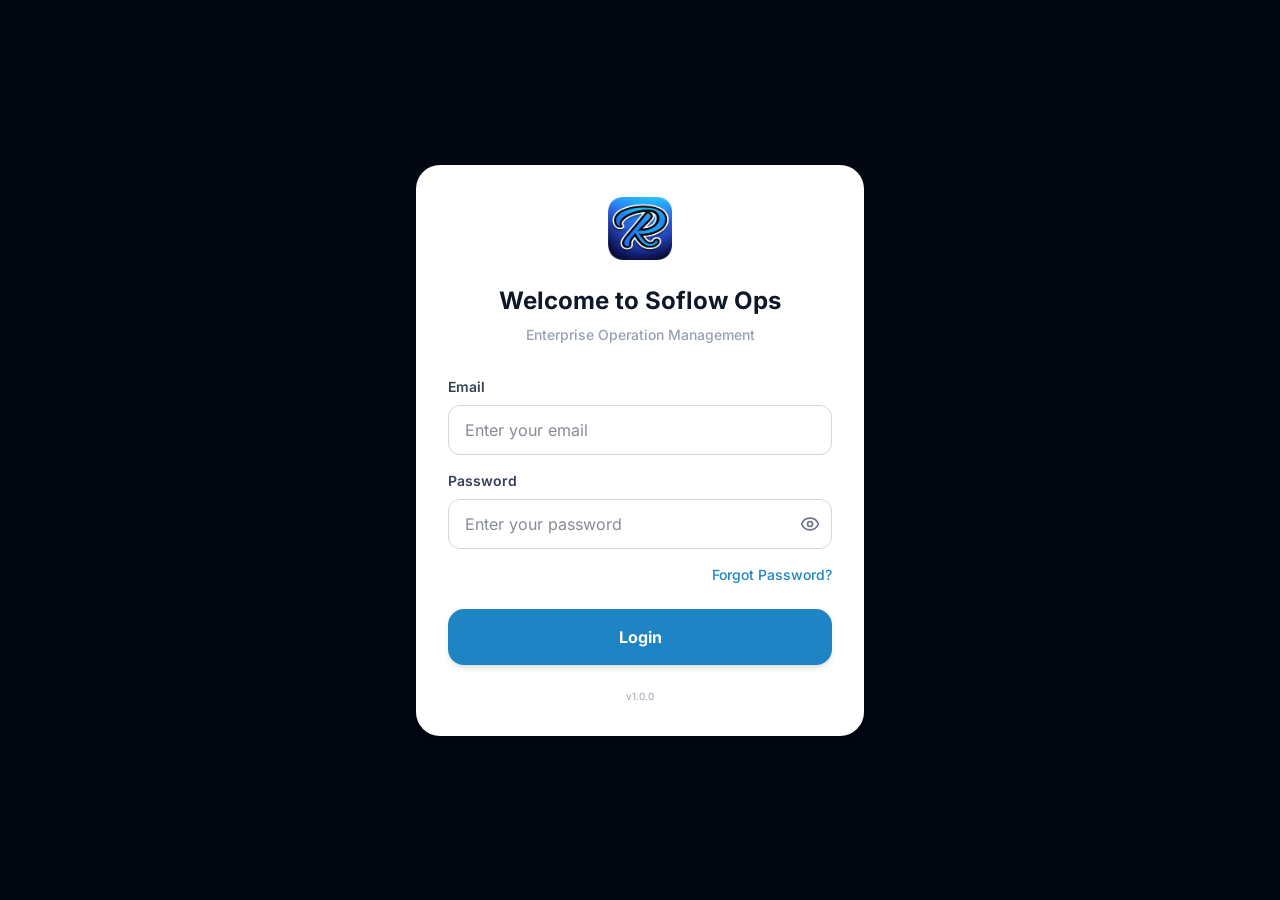
<file: index.html>
<!DOCTYPE html>
<html lang="en">
<head>
    <meta charset="UTF-8">
    <meta name="viewport" content="width=device-width, initial-scale=1.0">
    <title>Soflow Ops</title>
    
    <link rel="icon" type="image/svg+xml" href="./favicon.svg">
    <link rel="preload" href="./icon-transparent-cropped.png" as="image">
    
    <meta name="theme-color" content="#1e84c4">

    <!-- iOS home screen -->
    <meta name="apple-mobile-web-app-capable" content="yes">
    <meta name="mobile-web-app-capable" content="yes">
    <meta name="apple-mobile-web-app-status-bar-style" content="black-translucent">
    <meta name="apple-mobile-web-app-title" content="Soflow Ops">

    <!-- iOS icons -->
    <link rel="apple-touch-icon" href="/apple-touch-icon.png">

    <!-- Windows tile -->
    <meta name="msapplication-TileColor" content="#1e84c4">
    <meta name="msapplication-TileImage" content="/mstile-150x150.png">

    <meta name="color-scheme" content="light">

    <meta name="description" content="Soflow Ops — operational tools and workflows for modern teams.">
    <meta name="robots" content="index, follow">

    <!-- Open Graph -->
    <meta property="og:title" content="Soflow Ops">
    <meta property="og:description" content="Operational tools and workflows for modern teams.">
    <meta property="og:type" content="website">
    <meta property="og:url" content="https://attendify.lastwavetechnology.com">
    <meta property="og:image" content="https://attendify.lastwavetechnology.com/icon-transparent-cropped.png">

    <!-- Twitter / X -->
    <meta name="twitter:card" content="summary_large_image">
    <meta name="twitter:title" content="Soflow Ops">
    <meta name="twitter:description" content="Operational tools and workflows for modern teams.">
    <meta name="twitter:image" content="https://attendify.lastwavetechnology.com/icon-transparent-cropped.png">
    

<script type="importmap">
{
  "imports": {
    "vite-tsconfig-paths": "https://esm.sh/vite-tsconfig-paths@^6.0.4",
    "@eslint/js": "https://esm.sh/@eslint/js@^9.39.2",
    "globals": "https://esm.sh/globals@^17.0.0",
    "eslint-plugin-react-hooks": "https://esm.sh/eslint-plugin-react-hooks@^7.0.1",
    "eslint-plugin-react-refresh": "https://esm.sh/eslint-plugin-react-refresh@^0.4.26",
    "typescript-eslint": "https://esm.sh/typescript-eslint@^8.53.1",
    "eslint-plugin-react": "https://esm.sh/eslint-plugin-react@^7.37.5",
    "eslint-config-prettier": "https://esm.sh/eslint-config-prettier@^10.1.8",
    "fs": "https://esm.sh/fs@^0.0.1-security",
    "child_process": "https://esm.sh/child_process@^1.0.2",
    "recharts": "https://esm.sh/recharts@^3.6.0",
    "react-dom/": "https://esm.sh/react-dom@^19.2.3/",
    "lucide-react": "https://esm.sh/lucide-react@^0.562.0",
    "react/": "https://esm.sh/react@^19.2.3/",
    "react": "https://esm.sh/react@^19.2.3",
    "react-router-dom": "https://esm.sh/react-router-dom@^7.12.0",
    "vite": "https://esm.sh/vite@^7.3.1",
    "zustand/": "https://esm.sh/zustand@^5.0.10/",
    "zustand": "https://esm.sh/zustand@^5.0.10",
    "axios": "https://esm.sh/axios@^1.13.2",
    "@fontsource/inter/": "https://esm.sh/@fontsource/inter@^5.2.8/",
    "@tailwindcss/vite": "https://esm.sh/@tailwindcss/vite@^4.1.18",
    "@vitejs/plugin-react": "https://esm.sh/@vitejs/plugin-react@^5.1.2",
    "lenis": "https://esm.sh/lenis@^1.3.17",
    "ag-grid-community/": "https://esm.sh/ag-grid-community@^35.0.1/",
    "ag-grid-community": "https://esm.sh/ag-grid-community@^35.0.1",
    "ag-grid-react": "https://esm.sh/ag-grid-react@^35.0.1"
  }
}
</script>
  <script type="module" crossorigin src="./assets/index-BU9rDpAk.js"></script>
  <link rel="stylesheet" crossorigin href="./assets/index-Ds4yIHth.css">
</head>
<body>
    <div id="root"></div>
    <div id="modal-root"></div>
    <style>
        #modal-root {
            position: fixed;
            inset: 0;
            z-index: 9999;
            pointer-events: none;
        }
        #modal-root > * {
            pointer-events: auto;
        }
    </style>
    <!-- crossorigin attribute helps with module loading in sandboxed environments -->
</body>
</html>
</file>
<file: assets/index-Ds4yIHth.css>
@layer properties{@supports (((-webkit-hyphens:none)) and (not (margin-trim:inline))) or ((-moz-orient:inline) and (not (color:rgb(from red r g b)))){*,:before,:after,::backdrop{--tw-translate-x:0;--tw-translate-y:0;--tw-translate-z:0;--tw-rotate-x:initial;--tw-rotate-y:initial;--tw-rotate-z:initial;--tw-skew-x:initial;--tw-skew-y:initial;--tw-pan-x:initial;--tw-pan-y:initial;--tw-pinch-zoom:initial;--tw-space-y-reverse:0;--tw-space-x-reverse:0;--tw-divide-y-reverse:0;--tw-border-style:solid;--tw-gradient-position:initial;--tw-gradient-from:#0000;--tw-gradient-via:#0000;--tw-gradient-to:#0000;--tw-gradient-stops:initial;--tw-gradient-via-stops:initial;--tw-gradient-from-position:0%;--tw-gradient-via-position:50%;--tw-gradient-to-position:100%;--tw-leading:initial;--tw-font-weight:initial;--tw-tracking:initial;--tw-ordinal:initial;--tw-slashed-zero:initial;--tw-numeric-figure:initial;--tw-numeric-spacing:initial;--tw-numeric-fraction:initial;--tw-shadow:0 0 #0000;--tw-shadow-color:initial;--tw-shadow-alpha:100%;--tw-inset-shadow:0 0 #0000;--tw-inset-shadow-color:initial;--tw-inset-shadow-alpha:100%;--tw-ring-color:initial;--tw-ring-shadow:0 0 #0000;--tw-inset-ring-color:initial;--tw-inset-ring-shadow:0 0 #0000;--tw-ring-inset:initial;--tw-ring-offset-width:0px;--tw-ring-offset-color:#fff;--tw-ring-offset-shadow:0 0 #0000;--tw-blur:initial;--tw-brightness:initial;--tw-contrast:initial;--tw-grayscale:initial;--tw-hue-rotate:initial;--tw-invert:initial;--tw-opacity:initial;--tw-saturate:initial;--tw-sepia:initial;--tw-drop-shadow:initial;--tw-drop-shadow-color:initial;--tw-drop-shadow-alpha:100%;--tw-drop-shadow-size:initial;--tw-backdrop-blur:initial;--tw-backdrop-brightness:initial;--tw-backdrop-contrast:initial;--tw-backdrop-grayscale:initial;--tw-backdrop-hue-rotate:initial;--tw-backdrop-invert:initial;--tw-backdrop-opacity:initial;--tw-backdrop-saturate:initial;--tw-backdrop-sepia:initial;--tw-duration:initial;--tw-ease:initial;--tw-scale-x:1;--tw-scale-y:1;--tw-scale-z:1;--tw-outline-style:solid}}}@layer theme{:root,:host{--font-sans:"Inter",ui-sans-serif,system-ui,sans-serif;--font-mono:ui-monospace,SFMono-Regular,Menlo,Monaco,Consolas,"Liberation Mono","Courier New",monospace;--color-red-50:oklch(97.1% .013 17.38);--color-red-100:oklch(93.6% .032 17.717);--color-red-200:oklch(88.5% .062 18.334);--color-red-300:oklch(80.8% .114 19.571);--color-red-400:oklch(70.4% .191 22.216);--color-red-500:oklch(63.7% .237 25.331);--color-red-600:oklch(57.7% .245 27.325);--color-red-700:oklch(50.5% .213 27.518);--color-red-800:oklch(44.4% .177 26.899);--color-red-900:oklch(39.6% .141 25.723);--color-amber-50:oklch(98.7% .022 95.277);--color-amber-100:oklch(96.2% .059 95.617);--color-amber-200:oklch(92.4% .12 95.746);--color-amber-300:oklch(87.9% .169 91.605);--color-amber-500:oklch(76.9% .188 70.08);--color-amber-600:oklch(66.6% .179 58.318);--color-amber-700:oklch(55.5% .163 48.998);--color-amber-800:oklch(47.3% .137 46.201);--color-amber-900:oklch(41.4% .112 45.904);--color-yellow-50:oklch(98.7% .026 102.212);--color-yellow-100:oklch(97.3% .071 103.193);--color-yellow-600:oklch(68.1% .162 75.834);--color-yellow-800:oklch(47.6% .114 61.907);--color-yellow-900:oklch(42.1% .095 57.708);--color-green-50:oklch(98.2% .018 155.826);--color-green-100:oklch(96.2% .044 156.743);--color-green-200:oklch(92.5% .084 155.995);--color-green-400:oklch(79.2% .209 151.711);--color-green-500:oklch(72.3% .219 149.579);--color-green-600:oklch(62.7% .194 149.214);--color-green-700:oklch(52.7% .154 150.069);--color-green-800:oklch(44.8% .119 151.328);--color-green-900:oklch(39.3% .095 152.535);--color-emerald-50:oklch(97.9% .021 166.113);--color-emerald-100:oklch(95% .052 163.051);--color-emerald-200:oklch(90.5% .093 164.15);--color-emerald-500:oklch(69.6% .17 162.48);--color-emerald-600:oklch(59.6% .145 163.225);--color-emerald-700:oklch(50.8% .118 165.612);--color-emerald-800:oklch(43.2% .095 166.913);--color-teal-500:oklch(70.4% .14 182.503);--color-cyan-600:oklch(60.9% .126 221.723);--color-cyan-700:oklch(52% .105 223.128);--color-sky-100:oklch(95.1% .026 236.824);--color-sky-600:oklch(58.8% .158 241.966);--color-blue-50:oklch(97% .014 254.604);--color-blue-100:oklch(93.2% .032 255.585);--color-blue-200:oklch(88.2% .059 254.128);--color-blue-400:oklch(70.7% .165 254.624);--color-blue-500:oklch(62.3% .214 259.815);--color-blue-600:oklch(54.6% .245 262.881);--color-blue-700:oklch(48.8% .243 264.376);--color-blue-800:oklch(42.4% .199 265.638);--color-blue-900:oklch(37.9% .146 265.522);--color-indigo-50:oklch(96.2% .018 272.314);--color-indigo-200:oklch(87% .065 274.039);--color-indigo-500:oklch(58.5% .233 277.117);--color-indigo-600:oklch(51.1% .262 276.966);--color-indigo-700:oklch(45.7% .24 277.023);--color-violet-50:oklch(96.9% .016 293.756);--color-violet-200:oklch(89.4% .057 293.283);--color-violet-500:oklch(60.6% .25 292.717);--color-violet-700:oklch(49.1% .27 292.581);--color-purple-500:oklch(62.7% .265 303.9);--color-rose-50:oklch(96.9% .015 12.422);--color-rose-200:oklch(89.2% .058 10.001);--color-rose-400:oklch(71.2% .194 13.428);--color-rose-500:oklch(64.5% .246 16.439);--color-rose-600:oklch(58.6% .253 17.585);--color-rose-700:oklch(51.4% .222 16.935);--color-slate-50:oklch(98.4% .003 247.858);--color-slate-200:oklch(92.9% .013 255.508);--color-slate-600:oklch(44.6% .043 257.281);--color-gray-50:oklch(98.5% .002 247.839);--color-gray-100:oklch(96.7% .003 264.542);--color-gray-200:oklch(92.8% .006 264.531);--color-gray-300:oklch(87.2% .01 258.338);--color-gray-400:oklch(70.7% .022 261.325);--color-gray-500:oklch(55.1% .027 264.364);--color-gray-600:oklch(44.6% .03 256.802);--color-gray-700:oklch(37.3% .034 259.733);--color-gray-800:oklch(27.8% .033 256.848);--color-gray-900:oklch(21% .034 264.665);--color-gray-950:oklch(13% .028 261.692);--color-black:#000;--color-white:#fff;--spacing:.25rem;--container-xs:20rem;--container-sm:24rem;--container-md:28rem;--container-2xl:42rem;--container-4xl:56rem;--container-5xl:64rem;--container-6xl:72rem;--container-7xl:80rem;--text-xs:.75rem;--text-xs--line-height:calc(1/.75);--text-sm:.875rem;--text-sm--line-height:calc(1.25/.875);--text-base:1rem;--text-base--line-height: 1.5 ;--text-lg:1.125rem;--text-lg--line-height:calc(1.75/1.125);--text-xl:1.25rem;--text-xl--line-height:calc(1.75/1.25);--text-2xl:1.5rem;--text-2xl--line-height:calc(2/1.5);--text-3xl:1.875rem;--text-3xl--line-height: 1.2 ;--font-weight-normal:400;--font-weight-medium:500;--font-weight-semibold:600;--font-weight-bold:700;--font-weight-black:900;--tracking-tighter:-.05em;--tracking-tight:-.025em;--tracking-wide:.025em;--tracking-wider:.05em;--tracking-widest:.1em;--leading-tight:1.25;--leading-relaxed:1.625;--leading-loose:2;--radius-sm:.25rem;--radius-md:.375rem;--radius-lg:.5rem;--radius-xl:.75rem;--radius-2xl:1rem;--radius-3xl:1.5rem;--ease-in-out:cubic-bezier(.4,0,.2,1);--animate-spin:spin 1s linear infinite;--animate-pulse:pulse 2s cubic-bezier(.4,0,.6,1)infinite;--blur-sm:8px;--blur-md:12px;--default-transition-duration:.15s;--default-transition-timing-function:cubic-bezier(.4,0,.2,1);--default-font-family:var(--font-sans);--default-mono-font-family:var(--font-mono);--color-primary-50:#f0f7fb;--color-primary-100:#e1f0f7;--color-primary-200:#b9dff1;--color-primary-400:#3ea2d9;--color-primary-500:#1e84c4;--color-primary-600:#1a73ac;--color-primary-700:#166292;--color-primary:var(--color-primary-500);--color-primary-dark:var(--color-primary-700)}}@layer base{*,:after,:before,::backdrop{box-sizing:border-box;border:0 solid;margin:0;padding:0}::file-selector-button{box-sizing:border-box;border:0 solid;margin:0;padding:0}html,:host{-webkit-text-size-adjust:100%;tab-size:4;line-height:1.5;font-family:var(--default-font-family,ui-sans-serif,system-ui,sans-serif,"Apple Color Emoji","Segoe UI Emoji","Segoe UI Symbol","Noto Color Emoji");font-feature-settings:var(--default-font-feature-settings,normal);font-variation-settings:var(--default-font-variation-settings,normal);-webkit-tap-highlight-color:transparent}hr{height:0;color:inherit;border-top-width:1px}abbr:where([title]){-webkit-text-decoration:underline dotted;text-decoration:underline dotted}h1,h2,h3,h4,h5,h6{font-size:inherit;font-weight:inherit}a{color:inherit;-webkit-text-decoration:inherit;text-decoration:inherit}b,strong{font-weight:bolder}code,kbd,samp,pre{font-family:var(--default-mono-font-family,ui-monospace,SFMono-Regular,Menlo,Monaco,Consolas,"Liberation Mono","Courier New",monospace);font-feature-settings:var(--default-mono-font-feature-settings,normal);font-variation-settings:var(--default-mono-font-variation-settings,normal);font-size:1em}small{font-size:80%}sub,sup{vertical-align:baseline;font-size:75%;line-height:0;position:relative}sub{bottom:-.25em}sup{top:-.5em}table{text-indent:0;border-color:inherit;border-collapse:collapse}:-moz-focusring{outline:auto}progress{vertical-align:baseline}summary{display:list-item}ol,ul,menu{list-style:none}img,svg,video,canvas,audio,iframe,embed,object{vertical-align:middle;display:block}img,video{max-width:100%;height:auto}button,input,select,optgroup,textarea{font:inherit;font-feature-settings:inherit;font-variation-settings:inherit;letter-spacing:inherit;color:inherit;opacity:1;background-color:#0000;border-radius:0}::file-selector-button{font:inherit;font-feature-settings:inherit;font-variation-settings:inherit;letter-spacing:inherit;color:inherit;opacity:1;background-color:#0000;border-radius:0}:where(select:is([multiple],[size])) optgroup{font-weight:bolder}:where(select:is([multiple],[size])) optgroup option{padding-inline-start:20px}::file-selector-button{margin-inline-end:4px}::placeholder{opacity:1}@supports (not ((-webkit-appearance:-apple-pay-button))) or (contain-intrinsic-size:1px){::placeholder{color:currentColor}@supports (color:color-mix(in lab,red,red)){::placeholder{color:color-mix(in oklab,currentcolor 50%,transparent)}}}textarea{resize:vertical}::-webkit-search-decoration{-webkit-appearance:none}::-webkit-date-and-time-value{min-height:1lh;text-align:inherit}::-webkit-datetime-edit{display:inline-flex}::-webkit-datetime-edit-fields-wrapper{padding:0}::-webkit-datetime-edit{padding-block:0}::-webkit-datetime-edit-year-field{padding-block:0}::-webkit-datetime-edit-month-field{padding-block:0}::-webkit-datetime-edit-day-field{padding-block:0}::-webkit-datetime-edit-hour-field{padding-block:0}::-webkit-datetime-edit-minute-field{padding-block:0}::-webkit-datetime-edit-second-field{padding-block:0}::-webkit-datetime-edit-millisecond-field{padding-block:0}::-webkit-datetime-edit-meridiem-field{padding-block:0}::-webkit-calendar-picker-indicator{line-height:1}:-moz-ui-invalid{box-shadow:none}button,input:where([type=button],[type=reset],[type=submit]){appearance:button}::file-selector-button{appearance:button}::-webkit-inner-spin-button{height:auto}::-webkit-outer-spin-button{height:auto}[hidden]:where(:not([hidden=until-found])){display:none!important}body{background-color:var(--color-gray-50);font-family:var(--font-sans);color:var(--color-gray-900);-webkit-font-smoothing:antialiased;-moz-osx-font-smoothing:grayscale}}@layer components;@layer utilities{.pointer-events-none{pointer-events:none}.collapse{visibility:collapse}.sr-only{clip-path:inset(50%);white-space:nowrap;border-width:0;width:1px;height:1px;margin:-1px;padding:0;position:absolute;overflow:hidden}.absolute{position:absolute}.fixed{position:fixed}.relative{position:relative}.static{position:static}.sticky{position:sticky}.inset-0{inset:calc(var(--spacing)*0)}.inset-y-0{inset-block:calc(var(--spacing)*0)}.top-0{top:calc(var(--spacing)*0)}.top-1{top:calc(var(--spacing)*1)}.top-1\.5{top:calc(var(--spacing)*1.5)}.top-1\/2{top:50%}.top-full{top:100%}.-right-0\.5{right:calc(var(--spacing)*-.5)}.right-0{right:calc(var(--spacing)*0)}.right-1\.5{right:calc(var(--spacing)*1.5)}.right-2\.5{right:calc(var(--spacing)*2.5)}.right-3{right:calc(var(--spacing)*3)}.right-8{right:calc(var(--spacing)*8)}.-bottom-0\.5{bottom:calc(var(--spacing)*-.5)}.bottom-0{bottom:calc(var(--spacing)*0)}.bottom-full{bottom:100%}.left-0{left:calc(var(--spacing)*0)}.left-1{left:calc(var(--spacing)*1)}.left-3{left:calc(var(--spacing)*3)}.left-4{left:calc(var(--spacing)*4)}.left-7{left:calc(var(--spacing)*7)}.isolate{isolation:isolate}.z-10{z-index:10}.z-20{z-index:20}.z-30{z-index:30}.z-40{z-index:40}.z-50{z-index:50}.col-span-1{grid-column:span 1/span 1}.container{width:100%}@media(min-width:40rem){.container{max-width:40rem}}@media(min-width:48rem){.container{max-width:48rem}}@media(min-width:64rem){.container{max-width:64rem}}@media(min-width:80rem){.container{max-width:80rem}}@media(min-width:96rem){.container{max-width:96rem}}.mx-2{margin-inline:calc(var(--spacing)*2)}.mx-auto{margin-inline:auto}.mt-0\.5{margin-top:calc(var(--spacing)*.5)}.mt-1{margin-top:calc(var(--spacing)*1)}.mt-1\.5{margin-top:calc(var(--spacing)*1.5)}.mt-2{margin-top:calc(var(--spacing)*2)}.mt-3{margin-top:calc(var(--spacing)*3)}.mt-4{margin-top:calc(var(--spacing)*4)}.mt-6{margin-top:calc(var(--spacing)*6)}.mt-8{margin-top:calc(var(--spacing)*8)}.mt-auto{margin-top:auto}.mr-1{margin-right:calc(var(--spacing)*1)}.mr-1\.5{margin-right:calc(var(--spacing)*1.5)}.mr-2{margin-right:calc(var(--spacing)*2)}.mr-3{margin-right:calc(var(--spacing)*3)}.mr-4{margin-right:calc(var(--spacing)*4)}.mb-1{margin-bottom:calc(var(--spacing)*1)}.mb-1\.5{margin-bottom:calc(var(--spacing)*1.5)}.mb-2{margin-bottom:calc(var(--spacing)*2)}.mb-3{margin-bottom:calc(var(--spacing)*3)}.mb-4{margin-bottom:calc(var(--spacing)*4)}.mb-6{margin-bottom:calc(var(--spacing)*6)}.mb-8{margin-bottom:calc(var(--spacing)*8)}.ml-0\.5{margin-left:calc(var(--spacing)*.5)}.ml-1{margin-left:calc(var(--spacing)*1)}.ml-1\.5{margin-left:calc(var(--spacing)*1.5)}.ml-2{margin-left:calc(var(--spacing)*2)}.ml-3{margin-left:calc(var(--spacing)*3)}.ml-auto{margin-left:auto}.line-clamp-2{-webkit-line-clamp:2;-webkit-box-orient:vertical;display:-webkit-box;overflow:hidden}.line-clamp-3{-webkit-line-clamp:3;-webkit-box-orient:vertical;display:-webkit-box;overflow:hidden}.block{display:block}.flex{display:flex}.grid{display:grid}.hidden{display:none}.inline{display:inline}.inline-block{display:inline-block}.inline-flex{display:inline-flex}.table{display:table}.aspect-square{aspect-ratio:1}.h-1{height:calc(var(--spacing)*1)}.h-1\.5{height:calc(var(--spacing)*1.5)}.h-1\/2{height:50%}.h-1\/3{height:33.3333%}.h-2{height:calc(var(--spacing)*2)}.h-2\.5{height:calc(var(--spacing)*2.5)}.h-2\/3{height:66.6667%}.h-3{height:calc(var(--spacing)*3)}.h-3\.5{height:calc(var(--spacing)*3.5)}.h-3\/4{height:75%}.h-4{height:calc(var(--spacing)*4)}.h-5{height:calc(var(--spacing)*5)}.h-6{height:calc(var(--spacing)*6)}.h-7{height:calc(var(--spacing)*7)}.h-8{height:calc(var(--spacing)*8)}.h-9{height:calc(var(--spacing)*9)}.h-10{height:calc(var(--spacing)*10)}.h-11{height:calc(var(--spacing)*11)}.h-12{height:calc(var(--spacing)*12)}.h-14{height:calc(var(--spacing)*14)}.h-16{height:calc(var(--spacing)*16)}.h-20{height:calc(var(--spacing)*20)}.h-24{height:calc(var(--spacing)*24)}.h-32{height:calc(var(--spacing)*32)}.h-40{height:calc(var(--spacing)*40)}.h-48{height:calc(var(--spacing)*48)}.h-56{height:calc(var(--spacing)*56)}.h-64{height:calc(var(--spacing)*64)}.h-72{height:calc(var(--spacing)*72)}.h-80{height:calc(var(--spacing)*80)}.h-96{height:calc(var(--spacing)*96)}.h-\[280px\]{height:280px}.h-\[350px\]{height:350px}.h-\[400px\]{height:400px}.h-\[calc\(100vh-280px\)\]{height:calc(100vh - 280px)}.h-full{height:100%}.h-screen{height:100vh}.max-h-48{max-height:calc(var(--spacing)*48)}.max-h-80{max-height:calc(var(--spacing)*80)}.max-h-\[90vh\]{max-height:90vh}.max-h-\[calc\(100vh-280px\)\]{max-height:calc(100vh - 280px)}.min-h-0{min-height:calc(var(--spacing)*0)}.min-h-11{min-height:calc(var(--spacing)*11)}.min-h-\[44px\]{min-height:44px}.min-h-\[200px\]{min-height:200px}.min-h-\[256px\]{min-height:256px}.min-h-\[260px\]{min-height:260px}.min-h-\[280px\]{min-height:280px}.min-h-\[500px\]{min-height:500px}.min-h-screen{min-height:100vh}.w-1\.5{width:calc(var(--spacing)*1.5)}.w-1\/2{width:50%}.w-1\/3{width:33.3333%}.w-2{width:calc(var(--spacing)*2)}.w-2\.5{width:calc(var(--spacing)*2.5)}.w-2\/3{width:66.6667%}.w-3{width:calc(var(--spacing)*3)}.w-3\.5{width:calc(var(--spacing)*3.5)}.w-3\/4{width:75%}.w-4{width:calc(var(--spacing)*4)}.w-4\/5{width:80%}.w-5{width:calc(var(--spacing)*5)}.w-5\/6{width:83.3333%}.w-6{width:calc(var(--spacing)*6)}.w-8{width:calc(var(--spacing)*8)}.w-9{width:calc(var(--spacing)*9)}.w-10{width:calc(var(--spacing)*10)}.w-11{width:calc(var(--spacing)*11)}.w-12{width:calc(var(--spacing)*12)}.w-14{width:calc(var(--spacing)*14)}.w-16{width:calc(var(--spacing)*16)}.w-20{width:calc(var(--spacing)*20)}.w-24{width:calc(var(--spacing)*24)}.w-28{width:calc(var(--spacing)*28)}.w-32{width:calc(var(--spacing)*32)}.w-36{width:calc(var(--spacing)*36)}.w-40{width:calc(var(--spacing)*40)}.w-48{width:calc(var(--spacing)*48)}.w-56{width:calc(var(--spacing)*56)}.w-64{width:calc(var(--spacing)*64)}.w-72{width:calc(var(--spacing)*72)}.w-80{width:calc(var(--spacing)*80)}.w-96{width:calc(var(--spacing)*96)}.w-full{width:100%}.max-w-2xl{max-width:var(--container-2xl)}.max-w-4xl{max-width:var(--container-4xl)}.max-w-5xl{max-width:var(--container-5xl)}.max-w-6xl{max-width:var(--container-6xl)}.max-w-7xl{max-width:var(--container-7xl)}.max-w-\[120px\]{max-width:120px}.max-w-\[200px\]{max-width:200px}.max-w-\[240px\]{max-width:240px}.max-w-full{max-width:100%}.max-w-md{max-width:var(--container-md)}.max-w-sm{max-width:var(--container-sm)}.max-w-xs{max-width:var(--container-xs)}.min-w-0{min-width:calc(var(--spacing)*0)}.min-w-4{min-width:calc(var(--spacing)*4)}.min-w-11{min-width:calc(var(--spacing)*11)}.min-w-\[20px\]{min-width:20px}.min-w-\[44px\]{min-width:44px}.min-w-\[140px\]{min-width:140px}.min-w-\[280px\]{min-width:280px}.min-w-\[600px\]{min-width:600px}.min-w-\[640px\]{min-width:640px}.flex-1{flex:1}.flex-shrink-0,.shrink-0{flex-shrink:0}.-translate-x-full{--tw-translate-x:-100%;translate:var(--tw-translate-x)var(--tw-translate-y)}.translate-x-0{--tw-translate-x:calc(var(--spacing)*0);translate:var(--tw-translate-x)var(--tw-translate-y)}.translate-x-0\.5{--tw-translate-x:calc(var(--spacing)*.5);translate:var(--tw-translate-x)var(--tw-translate-y)}.translate-x-5{--tw-translate-x:calc(var(--spacing)*5);translate:var(--tw-translate-x)var(--tw-translate-y)}.-translate-y-1\/2{--tw-translate-y: -50% ;translate:var(--tw-translate-x)var(--tw-translate-y)}.rotate-180{rotate:180deg}.transform{transform:var(--tw-rotate-x,)var(--tw-rotate-y,)var(--tw-rotate-z,)var(--tw-skew-x,)var(--tw-skew-y,)}.animate-pulse{animation:var(--animate-pulse)}.animate-spin{animation:var(--animate-spin)}.cursor-grab{cursor:grab}.cursor-grabbing{cursor:grabbing}.cursor-not-allowed{cursor:not-allowed}.cursor-pointer{cursor:pointer}.touch-pan-y{--tw-pan-y:pan-y;touch-action:var(--tw-pan-x,)var(--tw-pan-y,)var(--tw-pinch-zoom,)}.resize-y{resize:vertical}.appearance-none{appearance:none}.grid-cols-1{grid-template-columns:repeat(1,minmax(0,1fr))}.grid-cols-2{grid-template-columns:repeat(2,minmax(0,1fr))}.grid-cols-3{grid-template-columns:repeat(3,minmax(0,1fr))}.grid-cols-7{grid-template-columns:repeat(7,minmax(0,1fr))}.flex-col{flex-direction:column}.flex-wrap{flex-wrap:wrap}.items-baseline{align-items:baseline}.items-center{align-items:center}.items-end{align-items:flex-end}.items-start{align-items:flex-start}.justify-between{justify-content:space-between}.justify-center{justify-content:center}.justify-end{justify-content:flex-end}.gap-1{gap:calc(var(--spacing)*1)}.gap-1\.5{gap:calc(var(--spacing)*1.5)}.gap-2{gap:calc(var(--spacing)*2)}.gap-3{gap:calc(var(--spacing)*3)}.gap-4{gap:calc(var(--spacing)*4)}.gap-5{gap:calc(var(--spacing)*5)}.gap-6{gap:calc(var(--spacing)*6)}.gap-8{gap:calc(var(--spacing)*8)}:where(.space-y-1>:not(:last-child)){--tw-space-y-reverse:0;margin-block-start:calc(calc(var(--spacing)*1)*var(--tw-space-y-reverse));margin-block-end:calc(calc(var(--spacing)*1)*calc(1 - var(--tw-space-y-reverse)))}:where(.space-y-1\.5>:not(:last-child)){--tw-space-y-reverse:0;margin-block-start:calc(calc(var(--spacing)*1.5)*var(--tw-space-y-reverse));margin-block-end:calc(calc(var(--spacing)*1.5)*calc(1 - var(--tw-space-y-reverse)))}:where(.space-y-2>:not(:last-child)){--tw-space-y-reverse:0;margin-block-start:calc(calc(var(--spacing)*2)*var(--tw-space-y-reverse));margin-block-end:calc(calc(var(--spacing)*2)*calc(1 - var(--tw-space-y-reverse)))}:where(.space-y-3>:not(:last-child)){--tw-space-y-reverse:0;margin-block-start:calc(calc(var(--spacing)*3)*var(--tw-space-y-reverse));margin-block-end:calc(calc(var(--spacing)*3)*calc(1 - var(--tw-space-y-reverse)))}:where(.space-y-4>:not(:last-child)){--tw-space-y-reverse:0;margin-block-start:calc(calc(var(--spacing)*4)*var(--tw-space-y-reverse));margin-block-end:calc(calc(var(--spacing)*4)*calc(1 - var(--tw-space-y-reverse)))}:where(.space-y-5>:not(:last-child)){--tw-space-y-reverse:0;margin-block-start:calc(calc(var(--spacing)*5)*var(--tw-space-y-reverse));margin-block-end:calc(calc(var(--spacing)*5)*calc(1 - var(--tw-space-y-reverse)))}:where(.space-y-6>:not(:last-child)){--tw-space-y-reverse:0;margin-block-start:calc(calc(var(--spacing)*6)*var(--tw-space-y-reverse));margin-block-end:calc(calc(var(--spacing)*6)*calc(1 - var(--tw-space-y-reverse)))}:where(.space-y-8>:not(:last-child)){--tw-space-y-reverse:0;margin-block-start:calc(calc(var(--spacing)*8)*var(--tw-space-y-reverse));margin-block-end:calc(calc(var(--spacing)*8)*calc(1 - var(--tw-space-y-reverse)))}:where(.space-y-10>:not(:last-child)){--tw-space-y-reverse:0;margin-block-start:calc(calc(var(--spacing)*10)*var(--tw-space-y-reverse));margin-block-end:calc(calc(var(--spacing)*10)*calc(1 - var(--tw-space-y-reverse)))}.gap-x-2{column-gap:calc(var(--spacing)*2)}:where(.-space-x-px>:not(:last-child)){--tw-space-x-reverse:0;margin-inline-start:calc(-1px*var(--tw-space-x-reverse));margin-inline-end:calc(-1px*calc(1 - var(--tw-space-x-reverse)))}:where(.space-x-1>:not(:last-child)){--tw-space-x-reverse:0;margin-inline-start:calc(calc(var(--spacing)*1)*var(--tw-space-x-reverse));margin-inline-end:calc(calc(var(--spacing)*1)*calc(1 - var(--tw-space-x-reverse)))}:where(.space-x-2>:not(:last-child)){--tw-space-x-reverse:0;margin-inline-start:calc(calc(var(--spacing)*2)*var(--tw-space-x-reverse));margin-inline-end:calc(calc(var(--spacing)*2)*calc(1 - var(--tw-space-x-reverse)))}:where(.space-x-3>:not(:last-child)){--tw-space-x-reverse:0;margin-inline-start:calc(calc(var(--spacing)*3)*var(--tw-space-x-reverse));margin-inline-end:calc(calc(var(--spacing)*3)*calc(1 - var(--tw-space-x-reverse)))}:where(.space-x-4>:not(:last-child)){--tw-space-x-reverse:0;margin-inline-start:calc(calc(var(--spacing)*4)*var(--tw-space-x-reverse));margin-inline-end:calc(calc(var(--spacing)*4)*calc(1 - var(--tw-space-x-reverse)))}:where(.space-x-6>:not(:last-child)){--tw-space-x-reverse:0;margin-inline-start:calc(calc(var(--spacing)*6)*var(--tw-space-x-reverse));margin-inline-end:calc(calc(var(--spacing)*6)*calc(1 - var(--tw-space-x-reverse)))}:where(.space-x-8>:not(:last-child)){--tw-space-x-reverse:0;margin-inline-start:calc(calc(var(--spacing)*8)*var(--tw-space-x-reverse));margin-inline-end:calc(calc(var(--spacing)*8)*calc(1 - var(--tw-space-x-reverse)))}.gap-y-0\.5{row-gap:calc(var(--spacing)*.5)}.gap-y-1{row-gap:calc(var(--spacing)*1)}:where(.divide-y>:not(:last-child)){--tw-divide-y-reverse:0;border-bottom-style:var(--tw-border-style);border-top-style:var(--tw-border-style);border-top-width:calc(1px*var(--tw-divide-y-reverse));border-bottom-width:calc(1px*calc(1 - var(--tw-divide-y-reverse)))}:where(.divide-gray-100>:not(:last-child)){border-color:var(--color-gray-100)}:where(.divide-gray-200>:not(:last-child)){border-color:var(--color-gray-200)}.self-start{align-self:flex-start}.truncate{text-overflow:ellipsis;white-space:nowrap;overflow:hidden}.overflow-auto{overflow:auto}.overflow-hidden{overflow:hidden}.overflow-x-auto{overflow-x:auto}.overflow-x-hidden{overflow-x:hidden}.overflow-y-auto{overflow-y:auto}.overscroll-contain{overscroll-behavior:contain}.rounded{border-radius:.25rem}.rounded-2xl{border-radius:var(--radius-2xl)}.rounded-3xl{border-radius:var(--radius-3xl)}.rounded-\[30px\]{border-radius:30px}.rounded-full{border-radius:3.40282e38px}.rounded-lg{border-radius:var(--radius-lg)}.rounded-md{border-radius:var(--radius-md)}.rounded-xl{border-radius:var(--radius-xl)}.rounded-t-lg{border-top-left-radius:var(--radius-lg);border-top-right-radius:var(--radius-lg)}.rounded-t-sm{border-top-left-radius:var(--radius-sm);border-top-right-radius:var(--radius-sm)}.rounded-l-md{border-top-left-radius:var(--radius-md);border-bottom-left-radius:var(--radius-md)}.rounded-r-md{border-top-right-radius:var(--radius-md);border-bottom-right-radius:var(--radius-md)}.rounded-b-lg{border-bottom-right-radius:var(--radius-lg);border-bottom-left-radius:var(--radius-lg)}.border{border-style:var(--tw-border-style);border-width:1px}.border-0{border-style:var(--tw-border-style);border-width:0}.border-2{border-style:var(--tw-border-style);border-width:2px}.border-t{border-top-style:var(--tw-border-style);border-top-width:1px}.border-b{border-bottom-style:var(--tw-border-style);border-bottom-width:1px}.border-b-2{border-bottom-style:var(--tw-border-style);border-bottom-width:2px}.border-dashed{--tw-border-style:dashed;border-style:dashed}.border-solid{--tw-border-style:solid;border-style:solid}.border-amber-100{border-color:var(--color-amber-100)}.border-amber-200{border-color:var(--color-amber-200)}.border-amber-300{border-color:var(--color-amber-300)}.border-blue-100{border-color:var(--color-blue-100)}.border-blue-200{border-color:var(--color-blue-200)}.border-emerald-200{border-color:var(--color-emerald-200)}.border-gray-50{border-color:var(--color-gray-50)}.border-gray-100{border-color:var(--color-gray-100)}.border-gray-200{border-color:var(--color-gray-200)}.border-gray-300{border-color:var(--color-gray-300)}.border-gray-700{border-color:var(--color-gray-700)}.border-gray-800{border-color:var(--color-gray-800)}.border-green-100{border-color:var(--color-green-100)}.border-green-200{border-color:var(--color-green-200)}.border-indigo-200{border-color:var(--color-indigo-200)}.border-primary{border-color:var(--color-primary)}.border-primary-200{border-color:var(--color-primary-200)}.border-primary-600{border-color:var(--color-primary-600)}.border-red-100{border-color:var(--color-red-100)}.border-red-200{border-color:var(--color-red-200)}.border-red-300{border-color:var(--color-red-300)}.border-rose-200{border-color:var(--color-rose-200)}.border-slate-200{border-color:var(--color-slate-200)}.border-transparent{border-color:#0000}.border-violet-200{border-color:var(--color-violet-200)}.border-white{border-color:var(--color-white)}.border-white\/20{border-color:#fff3}@supports (color:color-mix(in lab,red,red)){.border-white\/20{border-color:color-mix(in oklab,var(--color-white)20%,transparent)}}.border-yellow-100{border-color:var(--color-yellow-100)}.border-t-transparent{border-top-color:#0000}.bg-amber-50{background-color:var(--color-amber-50)}.bg-amber-50\/50{background-color:#fffbeb80}@supports (color:color-mix(in lab,red,red)){.bg-amber-50\/50{background-color:color-mix(in oklab,var(--color-amber-50)50%,transparent)}}.bg-amber-100{background-color:var(--color-amber-100)}.bg-amber-200{background-color:var(--color-amber-200)}.bg-amber-500{background-color:var(--color-amber-500)}.bg-amber-600{background-color:var(--color-amber-600)}.bg-black{background-color:var(--color-black)}.bg-black\/50{background-color:#00000080}@supports (color:color-mix(in lab,red,red)){.bg-black\/50{background-color:color-mix(in oklab,var(--color-black)50%,transparent)}}.bg-blue-50{background-color:var(--color-blue-50)}.bg-blue-100{background-color:var(--color-blue-100)}.bg-blue-500{background-color:var(--color-blue-500)}.bg-blue-600{background-color:var(--color-blue-600)}.bg-cyan-600{background-color:var(--color-cyan-600)}.bg-emerald-50{background-color:var(--color-emerald-50)}.bg-emerald-50\/50{background-color:#ecfdf580}@supports (color:color-mix(in lab,red,red)){.bg-emerald-50\/50{background-color:color-mix(in oklab,var(--color-emerald-50)50%,transparent)}}.bg-emerald-100{background-color:var(--color-emerald-100)}.bg-emerald-500{background-color:var(--color-emerald-500)}.bg-gray-50{background-color:var(--color-gray-50)}.bg-gray-50\/50{background-color:#f9fafb80}@supports (color:color-mix(in lab,red,red)){.bg-gray-50\/50{background-color:color-mix(in oklab,var(--color-gray-50)50%,transparent)}}.bg-gray-50\/80{background-color:#f9fafbcc}@supports (color:color-mix(in lab,red,red)){.bg-gray-50\/80{background-color:color-mix(in oklab,var(--color-gray-50)80%,transparent)}}.bg-gray-100{background-color:var(--color-gray-100)}.bg-gray-200{background-color:var(--color-gray-200)}.bg-gray-400{background-color:var(--color-gray-400)}.bg-gray-700{background-color:var(--color-gray-700)}.bg-gray-900{background-color:var(--color-gray-900)}.bg-gray-900\/60{background-color:#10182899}@supports (color:color-mix(in lab,red,red)){.bg-gray-900\/60{background-color:color-mix(in oklab,var(--color-gray-900)60%,transparent)}}.bg-gray-950{background-color:var(--color-gray-950)}.bg-green-50{background-color:var(--color-green-50)}.bg-green-100{background-color:var(--color-green-100)}.bg-green-400{background-color:var(--color-green-400)}.bg-green-500{background-color:var(--color-green-500)}.bg-green-600{background-color:var(--color-green-600)}.bg-indigo-50{background-color:var(--color-indigo-50)}.bg-indigo-50\/50{background-color:#eef2ff80}@supports (color:color-mix(in lab,red,red)){.bg-indigo-50\/50{background-color:color-mix(in oklab,var(--color-indigo-50)50%,transparent)}}.bg-indigo-500{background-color:var(--color-indigo-500)}.bg-indigo-600{background-color:var(--color-indigo-600)}.bg-primary{background-color:var(--color-primary)}.bg-primary-50{background-color:var(--color-primary-50)}.bg-primary-50\/50{background-color:#f0f7fb80}@supports (color:color-mix(in lab,red,red)){.bg-primary-50\/50{background-color:color-mix(in oklab,var(--color-primary-50)50%,transparent)}}.bg-primary-100{background-color:var(--color-primary-100)}.bg-primary-600{background-color:var(--color-primary-600)}.bg-primary\/5{background-color:#1e84c40d}@supports (color:color-mix(in lab,red,red)){.bg-primary\/5{background-color:color-mix(in oklab,var(--color-primary)5%,transparent)}}.bg-primary\/10{background-color:#1e84c41a}@supports (color:color-mix(in lab,red,red)){.bg-primary\/10{background-color:color-mix(in oklab,var(--color-primary)10%,transparent)}}.bg-red-50{background-color:var(--color-red-50)}.bg-red-100{background-color:var(--color-red-100)}.bg-red-400{background-color:var(--color-red-400)}.bg-red-500{background-color:var(--color-red-500)}.bg-red-600{background-color:var(--color-red-600)}.bg-rose-50{background-color:var(--color-rose-50)}.bg-rose-50\/50{background-color:#fff1f280}@supports (color:color-mix(in lab,red,red)){.bg-rose-50\/50{background-color:color-mix(in oklab,var(--color-rose-50)50%,transparent)}}.bg-rose-400{background-color:var(--color-rose-400)}.bg-rose-500{background-color:var(--color-rose-500)}.bg-sky-100{background-color:var(--color-sky-100)}.bg-slate-50{background-color:var(--color-slate-50)}.bg-teal-500{background-color:var(--color-teal-500)}.bg-transparent{background-color:#0000}.bg-violet-50{background-color:var(--color-violet-50)}.bg-violet-500{background-color:var(--color-violet-500)}.bg-white{background-color:var(--color-white)}.bg-white\/10{background-color:#ffffff1a}@supports (color:color-mix(in lab,red,red)){.bg-white\/10{background-color:color-mix(in oklab,var(--color-white)10%,transparent)}}.bg-white\/80{background-color:#fffc}@supports (color:color-mix(in lab,red,red)){.bg-white\/80{background-color:color-mix(in oklab,var(--color-white)80%,transparent)}}.bg-yellow-50{background-color:var(--color-yellow-50)}.bg-yellow-100{background-color:var(--color-yellow-100)}.bg-gradient-to-br{--tw-gradient-position:to bottom right in oklab;background-image:linear-gradient(var(--tw-gradient-stops))}.bg-gradient-to-r{--tw-gradient-position:to right in oklab;background-image:linear-gradient(var(--tw-gradient-stops))}.from-primary{--tw-gradient-from:var(--color-primary);--tw-gradient-stops:var(--tw-gradient-via-stops,var(--tw-gradient-position),var(--tw-gradient-from)var(--tw-gradient-from-position),var(--tw-gradient-to)var(--tw-gradient-to-position))}.from-primary-400{--tw-gradient-from:var(--color-primary-400);--tw-gradient-stops:var(--tw-gradient-via-stops,var(--tw-gradient-position),var(--tw-gradient-from)var(--tw-gradient-from-position),var(--tw-gradient-to)var(--tw-gradient-to-position))}.to-primary-600{--tw-gradient-to:var(--color-primary-600);--tw-gradient-stops:var(--tw-gradient-via-stops,var(--tw-gradient-position),var(--tw-gradient-from)var(--tw-gradient-from-position),var(--tw-gradient-to)var(--tw-gradient-to-position))}.object-contain{object-fit:contain}.object-cover{object-fit:cover}.p-0\.5{padding:calc(var(--spacing)*.5)}.p-1{padding:calc(var(--spacing)*1)}.p-1\.5{padding:calc(var(--spacing)*1.5)}.p-2{padding:calc(var(--spacing)*2)}.p-2\.5{padding:calc(var(--spacing)*2.5)}.p-3{padding:calc(var(--spacing)*3)}.p-4{padding:calc(var(--spacing)*4)}.p-5{padding:calc(var(--spacing)*5)}.p-6{padding:calc(var(--spacing)*6)}.p-8{padding:calc(var(--spacing)*8)}.p-10{padding:calc(var(--spacing)*10)}.p-20{padding:calc(var(--spacing)*20)}.px-1{padding-inline:calc(var(--spacing)*1)}.px-1\.5{padding-inline:calc(var(--spacing)*1.5)}.px-2{padding-inline:calc(var(--spacing)*2)}.px-2\.5{padding-inline:calc(var(--spacing)*2.5)}.px-3{padding-inline:calc(var(--spacing)*3)}.px-4{padding-inline:calc(var(--spacing)*4)}.px-5{padding-inline:calc(var(--spacing)*5)}.px-6{padding-inline:calc(var(--spacing)*6)}.px-8{padding-inline:calc(var(--spacing)*8)}.py-0\.5{padding-block:calc(var(--spacing)*.5)}.py-1{padding-block:calc(var(--spacing)*1)}.py-1\.5{padding-block:calc(var(--spacing)*1.5)}.py-2{padding-block:calc(var(--spacing)*2)}.py-2\.5{padding-block:calc(var(--spacing)*2.5)}.py-3{padding-block:calc(var(--spacing)*3)}.py-3\.5{padding-block:calc(var(--spacing)*3.5)}.py-4{padding-block:calc(var(--spacing)*4)}.py-5{padding-block:calc(var(--spacing)*5)}.py-6{padding-block:calc(var(--spacing)*6)}.py-8{padding-block:calc(var(--spacing)*8)}.py-12{padding-block:calc(var(--spacing)*12)}.pt-2{padding-top:calc(var(--spacing)*2)}.pt-3{padding-top:calc(var(--spacing)*3)}.pt-4{padding-top:calc(var(--spacing)*4)}.pt-6{padding-top:calc(var(--spacing)*6)}.pt-8{padding-top:calc(var(--spacing)*8)}.pr-3{padding-right:calc(var(--spacing)*3)}.pr-4{padding-right:calc(var(--spacing)*4)}.pr-8{padding-right:calc(var(--spacing)*8)}.pr-9{padding-right:calc(var(--spacing)*9)}.pr-10{padding-right:calc(var(--spacing)*10)}.pr-12{padding-right:calc(var(--spacing)*12)}.pb-4{padding-bottom:calc(var(--spacing)*4)}.pb-6{padding-bottom:calc(var(--spacing)*6)}.pb-8{padding-bottom:calc(var(--spacing)*8)}.pl-4{padding-left:calc(var(--spacing)*4)}.pl-8{padding-left:calc(var(--spacing)*8)}.pl-10{padding-left:calc(var(--spacing)*10)}.pl-12{padding-left:calc(var(--spacing)*12)}.pl-14{padding-left:calc(var(--spacing)*14)}.text-center{text-align:center}.text-left{text-align:left}.text-right{text-align:right}.align-text-bottom{vertical-align:text-bottom}.font-mono{font-family:var(--font-mono)}.text-2xl{font-size:var(--text-2xl);line-height:var(--tw-leading,var(--text-2xl--line-height))}.text-3xl{font-size:var(--text-3xl);line-height:var(--tw-leading,var(--text-3xl--line-height))}.text-base{font-size:var(--text-base);line-height:var(--tw-leading,var(--text-base--line-height))}.text-lg{font-size:var(--text-lg);line-height:var(--tw-leading,var(--text-lg--line-height))}.text-sm{font-size:var(--text-sm);line-height:var(--tw-leading,var(--text-sm--line-height))}.text-xl{font-size:var(--text-xl);line-height:var(--tw-leading,var(--text-xl--line-height))}.text-xs{font-size:var(--text-xs);line-height:var(--tw-leading,var(--text-xs--line-height))}.text-\[10px\]{font-size:10px}.text-\[11px\]{font-size:11px}.leading-loose{--tw-leading:var(--leading-loose);line-height:var(--leading-loose)}.leading-relaxed{--tw-leading:var(--leading-relaxed);line-height:var(--leading-relaxed)}.leading-tight{--tw-leading:var(--leading-tight);line-height:var(--leading-tight)}.font-black{--tw-font-weight:var(--font-weight-black);font-weight:var(--font-weight-black)}.font-bold{--tw-font-weight:var(--font-weight-bold);font-weight:var(--font-weight-bold)}.font-medium{--tw-font-weight:var(--font-weight-medium);font-weight:var(--font-weight-medium)}.font-normal{--tw-font-weight:var(--font-weight-normal);font-weight:var(--font-weight-normal)}.font-semibold{--tw-font-weight:var(--font-weight-semibold);font-weight:var(--font-weight-semibold)}.tracking-tight{--tw-tracking:var(--tracking-tight);letter-spacing:var(--tracking-tight)}.tracking-tighter{--tw-tracking:var(--tracking-tighter);letter-spacing:var(--tracking-tighter)}.tracking-wide{--tw-tracking:var(--tracking-wide);letter-spacing:var(--tracking-wide)}.tracking-wider{--tw-tracking:var(--tracking-wider);letter-spacing:var(--tracking-wider)}.tracking-widest{--tw-tracking:var(--tracking-widest);letter-spacing:var(--tracking-widest)}.text-nowrap{text-wrap:nowrap}.break-words{overflow-wrap:break-word}.whitespace-nowrap{white-space:nowrap}.whitespace-pre-line{white-space:pre-line}.whitespace-pre-wrap{white-space:pre-wrap}.text-amber-500{color:var(--color-amber-500)}.text-amber-600{color:var(--color-amber-600)}.text-amber-700{color:var(--color-amber-700)}.text-amber-800{color:var(--color-amber-800)}.text-amber-900{color:var(--color-amber-900)}.text-blue-400{color:var(--color-blue-400)}.text-blue-500{color:var(--color-blue-500)}.text-blue-600{color:var(--color-blue-600)}.text-blue-700{color:var(--color-blue-700)}.text-blue-800{color:var(--color-blue-800)}.text-blue-900{color:var(--color-blue-900)}.text-cyan-600{color:var(--color-cyan-600)}.text-emerald-600{color:var(--color-emerald-600)}.text-emerald-700{color:var(--color-emerald-700)}.text-emerald-800{color:var(--color-emerald-800)}.text-gray-100{color:var(--color-gray-100)}.text-gray-300{color:var(--color-gray-300)}.text-gray-400{color:var(--color-gray-400)}.text-gray-500{color:var(--color-gray-500)}.text-gray-600{color:var(--color-gray-600)}.text-gray-700{color:var(--color-gray-700)}.text-gray-800{color:var(--color-gray-800)}.text-gray-900{color:var(--color-gray-900)}.text-green-500{color:var(--color-green-500)}.text-green-600{color:var(--color-green-600)}.text-green-700{color:var(--color-green-700)}.text-green-800{color:var(--color-green-800)}.text-green-900{color:var(--color-green-900)}.text-indigo-500{color:var(--color-indigo-500)}.text-indigo-600{color:var(--color-indigo-600)}.text-indigo-700{color:var(--color-indigo-700)}.text-primary{color:var(--color-primary)}.text-primary-600{color:var(--color-primary-600)}.text-purple-500{color:var(--color-purple-500)}.text-red-400{color:var(--color-red-400)}.text-red-500{color:var(--color-red-500)}.text-red-600{color:var(--color-red-600)}.text-red-700{color:var(--color-red-700)}.text-red-800{color:var(--color-red-800)}.text-red-900{color:var(--color-red-900)}.text-rose-500{color:var(--color-rose-500)}.text-rose-600{color:var(--color-rose-600)}.text-rose-700{color:var(--color-rose-700)}.text-sky-600{color:var(--color-sky-600)}.text-slate-600{color:var(--color-slate-600)}.text-violet-700{color:var(--color-violet-700)}.text-white{color:var(--color-white)}.text-white\/80{color:#fffc}@supports (color:color-mix(in lab,red,red)){.text-white\/80{color:color-mix(in oklab,var(--color-white)80%,transparent)}}.text-yellow-600{color:var(--color-yellow-600)}.text-yellow-800{color:var(--color-yellow-800)}.text-yellow-900{color:var(--color-yellow-900)}.capitalize{text-transform:capitalize}.uppercase{text-transform:uppercase}.italic{font-style:italic}.tabular-nums{--tw-numeric-spacing:tabular-nums;font-variant-numeric:var(--tw-ordinal,)var(--tw-slashed-zero,)var(--tw-numeric-figure,)var(--tw-numeric-spacing,)var(--tw-numeric-fraction,)}.placeholder-gray-400::placeholder{color:var(--color-gray-400)}.accent-\[\#1e84c4\]{accent-color:#1e84c4}.opacity-0{opacity:0}.opacity-40{opacity:.4}.opacity-50{opacity:.5}.opacity-60{opacity:.6}.opacity-70{opacity:.7}.shadow{--tw-shadow:0 1px 3px 0 var(--tw-shadow-color,#0000001a),0 1px 2px -1px var(--tw-shadow-color,#0000001a);box-shadow:var(--tw-inset-shadow),var(--tw-inset-ring-shadow),var(--tw-ring-offset-shadow),var(--tw-ring-shadow),var(--tw-shadow)}.shadow-2xl{--tw-shadow:0 25px 50px -12px var(--tw-shadow-color,#00000040);box-shadow:var(--tw-inset-shadow),var(--tw-inset-ring-shadow),var(--tw-ring-offset-shadow),var(--tw-ring-shadow),var(--tw-shadow)}.shadow-inner{--tw-shadow:inset 0 2px 4px 0 var(--tw-shadow-color,#0000000d);box-shadow:var(--tw-inset-shadow),var(--tw-inset-ring-shadow),var(--tw-ring-offset-shadow),var(--tw-ring-shadow),var(--tw-shadow)}.shadow-lg{--tw-shadow:0 10px 15px -3px var(--tw-shadow-color,#0000001a),0 4px 6px -4px var(--tw-shadow-color,#0000001a);box-shadow:var(--tw-inset-shadow),var(--tw-inset-ring-shadow),var(--tw-ring-offset-shadow),var(--tw-ring-shadow),var(--tw-shadow)}.shadow-md{--tw-shadow:0 4px 6px -1px var(--tw-shadow-color,#0000001a),0 2px 4px -2px var(--tw-shadow-color,#0000001a);box-shadow:var(--tw-inset-shadow),var(--tw-inset-ring-shadow),var(--tw-ring-offset-shadow),var(--tw-ring-shadow),var(--tw-shadow)}.shadow-sm{--tw-shadow:0 1px 3px 0 var(--tw-shadow-color,#0000001a),0 1px 2px -1px var(--tw-shadow-color,#0000001a);box-shadow:var(--tw-inset-shadow),var(--tw-inset-ring-shadow),var(--tw-ring-offset-shadow),var(--tw-ring-shadow),var(--tw-shadow)}.shadow-xl{--tw-shadow:0 20px 25px -5px var(--tw-shadow-color,#0000001a),0 8px 10px -6px var(--tw-shadow-color,#0000001a);box-shadow:var(--tw-inset-shadow),var(--tw-inset-ring-shadow),var(--tw-ring-offset-shadow),var(--tw-ring-shadow),var(--tw-shadow)}.ring-0{--tw-ring-shadow:var(--tw-ring-inset,)0 0 0 calc(0px + var(--tw-ring-offset-width))var(--tw-ring-color,currentcolor);box-shadow:var(--tw-inset-shadow),var(--tw-inset-ring-shadow),var(--tw-ring-offset-shadow),var(--tw-ring-shadow),var(--tw-shadow)}.ring-1{--tw-ring-shadow:var(--tw-ring-inset,)0 0 0 calc(1px + var(--tw-ring-offset-width))var(--tw-ring-color,currentcolor);box-shadow:var(--tw-inset-shadow),var(--tw-inset-ring-shadow),var(--tw-ring-offset-shadow),var(--tw-ring-shadow),var(--tw-shadow)}.ring-2{--tw-ring-shadow:var(--tw-ring-inset,)0 0 0 calc(2px + var(--tw-ring-offset-width))var(--tw-ring-color,currentcolor);box-shadow:var(--tw-inset-shadow),var(--tw-inset-ring-shadow),var(--tw-ring-offset-shadow),var(--tw-ring-shadow),var(--tw-shadow)}.shadow-green-200{--tw-shadow-color:oklch(92.5% .084 155.995)}@supports (color:color-mix(in lab,red,red)){.shadow-green-200{--tw-shadow-color:color-mix(in oklab,var(--color-green-200)var(--tw-shadow-alpha),transparent)}}.shadow-primary\/10{--tw-shadow-color:#1e84c41a}@supports (color:color-mix(in lab,red,red)){.shadow-primary\/10{--tw-shadow-color:color-mix(in oklab,color-mix(in oklab,var(--color-primary)10%,transparent)var(--tw-shadow-alpha),transparent)}}.shadow-primary\/20{--tw-shadow-color:#1e84c433}@supports (color:color-mix(in lab,red,red)){.shadow-primary\/20{--tw-shadow-color:color-mix(in oklab,color-mix(in oklab,var(--color-primary)20%,transparent)var(--tw-shadow-alpha),transparent)}}.shadow-primary\/25{--tw-shadow-color:#1e84c440}@supports (color:color-mix(in lab,red,red)){.shadow-primary\/25{--tw-shadow-color:color-mix(in oklab,color-mix(in oklab,var(--color-primary)25%,transparent)var(--tw-shadow-alpha),transparent)}}.shadow-red-200{--tw-shadow-color:oklch(88.5% .062 18.334)}@supports (color:color-mix(in lab,red,red)){.shadow-red-200{--tw-shadow-color:color-mix(in oklab,var(--color-red-200)var(--tw-shadow-alpha),transparent)}}.shadow-red-600\/10{--tw-shadow-color:#e400141a}@supports (color:color-mix(in lab,red,red)){.shadow-red-600\/10{--tw-shadow-color:color-mix(in oklab,color-mix(in oklab,var(--color-red-600)10%,transparent)var(--tw-shadow-alpha),transparent)}}.ring-gray-100{--tw-ring-color:var(--color-gray-100)}.ring-gray-300{--tw-ring-color:var(--color-gray-300)}.ring-primary-100{--tw-ring-color:var(--color-primary-100)}.filter{filter:var(--tw-blur,)var(--tw-brightness,)var(--tw-contrast,)var(--tw-grayscale,)var(--tw-hue-rotate,)var(--tw-invert,)var(--tw-saturate,)var(--tw-sepia,)var(--tw-drop-shadow,)}.backdrop-blur-md{--tw-backdrop-blur:blur(var(--blur-md));-webkit-backdrop-filter:var(--tw-backdrop-blur,)var(--tw-backdrop-brightness,)var(--tw-backdrop-contrast,)var(--tw-backdrop-grayscale,)var(--tw-backdrop-hue-rotate,)var(--tw-backdrop-invert,)var(--tw-backdrop-opacity,)var(--tw-backdrop-saturate,)var(--tw-backdrop-sepia,);backdrop-filter:var(--tw-backdrop-blur,)var(--tw-backdrop-brightness,)var(--tw-backdrop-contrast,)var(--tw-backdrop-grayscale,)var(--tw-backdrop-hue-rotate,)var(--tw-backdrop-invert,)var(--tw-backdrop-opacity,)var(--tw-backdrop-saturate,)var(--tw-backdrop-sepia,)}.backdrop-blur-sm{--tw-backdrop-blur:blur(var(--blur-sm));-webkit-backdrop-filter:var(--tw-backdrop-blur,)var(--tw-backdrop-brightness,)var(--tw-backdrop-contrast,)var(--tw-backdrop-grayscale,)var(--tw-backdrop-hue-rotate,)var(--tw-backdrop-invert,)var(--tw-backdrop-opacity,)var(--tw-backdrop-saturate,)var(--tw-backdrop-sepia,);backdrop-filter:var(--tw-backdrop-blur,)var(--tw-backdrop-brightness,)var(--tw-backdrop-contrast,)var(--tw-backdrop-grayscale,)var(--tw-backdrop-hue-rotate,)var(--tw-backdrop-invert,)var(--tw-backdrop-opacity,)var(--tw-backdrop-saturate,)var(--tw-backdrop-sepia,)}.transition{transition-property:color,background-color,border-color,outline-color,text-decoration-color,fill,stroke,--tw-gradient-from,--tw-gradient-via,--tw-gradient-to,opacity,box-shadow,transform,translate,scale,rotate,filter,-webkit-backdrop-filter,backdrop-filter,display,content-visibility,overlay,pointer-events;transition-timing-function:var(--tw-ease,var(--default-transition-timing-function));transition-duration:var(--tw-duration,var(--default-transition-duration))}.transition-all{transition-property:all;transition-timing-function:var(--tw-ease,var(--default-transition-timing-function));transition-duration:var(--tw-duration,var(--default-transition-duration))}.transition-colors{transition-property:color,background-color,border-color,outline-color,text-decoration-color,fill,stroke,--tw-gradient-from,--tw-gradient-via,--tw-gradient-to;transition-timing-function:var(--tw-ease,var(--default-transition-timing-function));transition-duration:var(--tw-duration,var(--default-transition-duration))}.transition-opacity{transition-property:opacity;transition-timing-function:var(--tw-ease,var(--default-transition-timing-function));transition-duration:var(--tw-duration,var(--default-transition-duration))}.transition-shadow{transition-property:box-shadow;transition-timing-function:var(--tw-ease,var(--default-transition-timing-function));transition-duration:var(--tw-duration,var(--default-transition-duration))}.transition-transform{transition-property:transform,translate,scale,rotate;transition-timing-function:var(--tw-ease,var(--default-transition-timing-function));transition-duration:var(--tw-duration,var(--default-transition-duration))}.duration-200{--tw-duration:.2s;transition-duration:.2s}.duration-300{--tw-duration:.3s;transition-duration:.3s}.ease-in-out{--tw-ease:var(--ease-in-out);transition-timing-function:var(--ease-in-out)}.ring-inset{--tw-ring-inset:inset}.group-focus-within\:text-primary:is(:where(.group):focus-within *){color:var(--color-primary)}@media(hover:hover){.group-hover\:translate-x-1:is(:where(.group):hover *){--tw-translate-x:calc(var(--spacing)*1);translate:var(--tw-translate-x)var(--tw-translate-y)}.group-hover\:scale-105:is(:where(.group):hover *){--tw-scale-x:105%;--tw-scale-y:105%;--tw-scale-z:105%;scale:var(--tw-scale-x)var(--tw-scale-y)}.group-hover\:scale-110:is(:where(.group):hover *){--tw-scale-x:110%;--tw-scale-y:110%;--tw-scale-z:110%;scale:var(--tw-scale-x)var(--tw-scale-y)}.group-hover\:rotate-90:is(:where(.group):hover *){rotate:90deg}.group-hover\:bg-primary:is(:where(.group):hover *){background-color:var(--color-primary)}.group-hover\:text-indigo-600:is(:where(.group):hover *){color:var(--color-indigo-600)}.group-hover\:text-primary:is(:where(.group):hover *){color:var(--color-primary)}.group-hover\:text-white:is(:where(.group):hover *){color:var(--color-white)}.group-hover\:opacity-100:is(:where(.group):hover *){opacity:1}}.placeholder\:text-gray-400::placeholder{color:var(--color-gray-400)}.first\:pt-0:first-child{padding-top:calc(var(--spacing)*0)}.last\:border-0:last-child{border-style:var(--tw-border-style);border-width:0}.last\:pb-0:last-child{padding-bottom:calc(var(--spacing)*0)}@media(hover:hover){.hover\:-translate-y-1:hover{--tw-translate-y:calc(var(--spacing)*-1);translate:var(--tw-translate-x)var(--tw-translate-y)}.hover\:scale-\[1\.01\]:hover{scale:1.01}.hover\:scale-\[1\.02\]:hover{scale:1.02}.hover\:border-indigo-200:hover{border-color:var(--color-indigo-200)}.hover\:border-primary:hover{border-color:var(--color-primary)}.hover\:border-primary-200:hover{border-color:var(--color-primary-200)}.hover\:bg-amber-50:hover{background-color:var(--color-amber-50)}.hover\:bg-amber-300:hover{background-color:var(--color-amber-300)}.hover\:bg-amber-700:hover{background-color:var(--color-amber-700)}.hover\:bg-cyan-700:hover{background-color:var(--color-cyan-700)}.hover\:bg-emerald-50:hover{background-color:var(--color-emerald-50)}.hover\:bg-emerald-100:hover{background-color:var(--color-emerald-100)}.hover\:bg-gray-50:hover{background-color:var(--color-gray-50)}.hover\:bg-gray-100:hover{background-color:var(--color-gray-100)}.hover\:bg-gray-200:hover{background-color:var(--color-gray-200)}.hover\:bg-gray-800:hover{background-color:var(--color-gray-800)}.hover\:bg-green-700:hover{background-color:var(--color-green-700)}.hover\:bg-indigo-50:hover{background-color:var(--color-indigo-50)}.hover\:bg-indigo-700:hover{background-color:var(--color-indigo-700)}.hover\:bg-primary-50:hover{background-color:var(--color-primary-50)}.hover\:bg-primary-700:hover{background-color:var(--color-primary-700)}.hover\:bg-primary-dark:hover{background-color:var(--color-primary-dark)}.hover\:bg-primary\/5:hover{background-color:#1e84c40d}@supports (color:color-mix(in lab,red,red)){.hover\:bg-primary\/5:hover{background-color:color-mix(in oklab,var(--color-primary)5%,transparent)}}.hover\:bg-primary\/10:hover{background-color:#1e84c41a}@supports (color:color-mix(in lab,red,red)){.hover\:bg-primary\/10:hover{background-color:color-mix(in oklab,var(--color-primary)10%,transparent)}}.hover\:bg-primary\/20:hover{background-color:#1e84c433}@supports (color:color-mix(in lab,red,red)){.hover\:bg-primary\/20:hover{background-color:color-mix(in oklab,var(--color-primary)20%,transparent)}}.hover\:bg-red-50:hover{background-color:var(--color-red-50)}.hover\:bg-red-100:hover{background-color:var(--color-red-100)}.hover\:bg-red-700:hover{background-color:var(--color-red-700)}.hover\:bg-rose-50:hover{background-color:var(--color-rose-50)}.hover\:bg-white\/20:hover{background-color:#fff3}@supports (color:color-mix(in lab,red,red)){.hover\:bg-white\/20:hover{background-color:color-mix(in oklab,var(--color-white)20%,transparent)}}.hover\:from-primary-600:hover{--tw-gradient-from:var(--color-primary-600);--tw-gradient-stops:var(--tw-gradient-via-stops,var(--tw-gradient-position),var(--tw-gradient-from)var(--tw-gradient-from-position),var(--tw-gradient-to)var(--tw-gradient-to-position))}.hover\:to-primary-700:hover{--tw-gradient-to:var(--color-primary-700);--tw-gradient-stops:var(--tw-gradient-via-stops,var(--tw-gradient-position),var(--tw-gradient-from)var(--tw-gradient-from-position),var(--tw-gradient-to)var(--tw-gradient-to-position))}.hover\:text-amber-600:hover{color:var(--color-amber-600)}.hover\:text-blue-600:hover{color:var(--color-blue-600)}.hover\:text-gray-600:hover{color:var(--color-gray-600)}.hover\:text-gray-700:hover{color:var(--color-gray-700)}.hover\:text-gray-900:hover{color:var(--color-gray-900)}.hover\:text-indigo-700:hover{color:var(--color-indigo-700)}.hover\:text-primary:hover{color:var(--color-primary)}.hover\:text-primary-600:hover{color:var(--color-primary-600)}.hover\:text-primary-700:hover{color:var(--color-primary-700)}.hover\:text-primary-dark:hover{color:var(--color-primary-dark)}.hover\:text-red-500:hover{color:var(--color-red-500)}.hover\:text-red-600:hover{color:var(--color-red-600)}.hover\:text-rose-600:hover{color:var(--color-rose-600)}.hover\:text-white:hover{color:var(--color-white)}.hover\:underline:hover{text-decoration-line:underline}.hover\:opacity-80:hover{opacity:.8}.hover\:shadow-md:hover{--tw-shadow:0 4px 6px -1px var(--tw-shadow-color,#0000001a),0 2px 4px -2px var(--tw-shadow-color,#0000001a);box-shadow:var(--tw-inset-shadow),var(--tw-inset-ring-shadow),var(--tw-ring-offset-shadow),var(--tw-ring-shadow),var(--tw-shadow)}}.focus\:z-20:focus{z-index:20}.focus\:border-indigo-500:focus{border-color:var(--color-indigo-500)}.focus\:border-primary:focus{border-color:var(--color-primary)}.focus\:border-primary-500:focus{border-color:var(--color-primary-500)}.focus\:border-transparent:focus{border-color:#0000}.focus\:border-white\/40:focus{border-color:#fff6}@supports (color:color-mix(in lab,red,red)){.focus\:border-white\/40:focus{border-color:color-mix(in oklab,var(--color-white)40%,transparent)}}.focus\:bg-white\/20:focus{background-color:#fff3}@supports (color:color-mix(in lab,red,red)){.focus\:bg-white\/20:focus{background-color:color-mix(in oklab,var(--color-white)20%,transparent)}}.focus\:ring-0:focus{--tw-ring-shadow:var(--tw-ring-inset,)0 0 0 calc(0px + var(--tw-ring-offset-width))var(--tw-ring-color,currentcolor);box-shadow:var(--tw-inset-shadow),var(--tw-inset-ring-shadow),var(--tw-ring-offset-shadow),var(--tw-ring-shadow),var(--tw-shadow)}.focus\:ring-1:focus{--tw-ring-shadow:var(--tw-ring-inset,)0 0 0 calc(1px + var(--tw-ring-offset-width))var(--tw-ring-color,currentcolor);box-shadow:var(--tw-inset-shadow),var(--tw-inset-ring-shadow),var(--tw-ring-offset-shadow),var(--tw-ring-shadow),var(--tw-shadow)}.focus\:ring-2:focus{--tw-ring-shadow:var(--tw-ring-inset,)0 0 0 calc(2px + var(--tw-ring-offset-width))var(--tw-ring-color,currentcolor);box-shadow:var(--tw-inset-shadow),var(--tw-inset-ring-shadow),var(--tw-ring-offset-shadow),var(--tw-ring-shadow),var(--tw-shadow)}.focus\:ring-4:focus{--tw-ring-shadow:var(--tw-ring-inset,)0 0 0 calc(4px + var(--tw-ring-offset-width))var(--tw-ring-color,currentcolor);box-shadow:var(--tw-inset-shadow),var(--tw-inset-ring-shadow),var(--tw-ring-offset-shadow),var(--tw-ring-shadow),var(--tw-shadow)}.focus\:ring-\[\#1e84c4\]:focus{--tw-ring-color:#1e84c4}.focus\:ring-gray-300:focus{--tw-ring-color:var(--color-gray-300)}.focus\:ring-indigo-500:focus{--tw-ring-color:var(--color-indigo-500)}.focus\:ring-primary:focus{--tw-ring-color:var(--color-primary)}.focus\:ring-primary-200:focus{--tw-ring-color:var(--color-primary-200)}.focus\:ring-primary\/10:focus{--tw-ring-color:#1e84c41a}@supports (color:color-mix(in lab,red,red)){.focus\:ring-primary\/10:focus{--tw-ring-color:color-mix(in oklab,var(--color-primary)10%,transparent)}}.focus\:ring-primary\/20:focus{--tw-ring-color:#1e84c433}@supports (color:color-mix(in lab,red,red)){.focus\:ring-primary\/20:focus{--tw-ring-color:color-mix(in oklab,var(--color-primary)20%,transparent)}}.focus\:ring-offset-0:focus{--tw-ring-offset-width:0px;--tw-ring-offset-shadow:var(--tw-ring-inset,)0 0 0 var(--tw-ring-offset-width)var(--tw-ring-offset-color)}.focus\:ring-offset-2:focus{--tw-ring-offset-width:2px;--tw-ring-offset-shadow:var(--tw-ring-inset,)0 0 0 var(--tw-ring-offset-width)var(--tw-ring-offset-color)}.focus\:outline-offset-0:focus{outline-offset:0px}.focus\:outline-none:focus{--tw-outline-style:none;outline-style:none}.focus-visible\:outline-2:focus-visible{outline-style:var(--tw-outline-style);outline-width:2px}.focus-visible\:outline-offset-2:focus-visible{outline-offset:2px}.focus-visible\:outline-primary-600:focus-visible{outline-color:var(--color-primary-600)}.active\:scale-95:active{--tw-scale-x:95%;--tw-scale-y:95%;--tw-scale-z:95%;scale:var(--tw-scale-x)var(--tw-scale-y)}.active\:scale-\[0\.98\]:active{scale:.98}.active\:cursor-grabbing:active{cursor:grabbing}.disabled\:cursor-not-allowed:disabled{cursor:not-allowed}.disabled\:cursor-wait:disabled{cursor:wait}.disabled\:bg-gray-50:disabled{background-color:var(--color-gray-50)}.disabled\:bg-gray-100:disabled{background-color:var(--color-gray-100)}.disabled\:text-gray-500:disabled{color:var(--color-gray-500)}.disabled\:opacity-50:disabled{opacity:.5}.disabled\:opacity-60:disabled{opacity:.6}.disabled\:opacity-70:disabled{opacity:.7}@media(hover:hover){.disabled\:hover\:scale-100:disabled:hover{--tw-scale-x:100%;--tw-scale-y:100%;--tw-scale-z:100%;scale:var(--tw-scale-x)var(--tw-scale-y)}}@media(min-width:40rem){.sm\:right-0{right:calc(var(--spacing)*0)}.sm\:right-3{right:calc(var(--spacing)*3)}.sm\:left-2{left:calc(var(--spacing)*2)}.sm\:left-auto{left:auto}.sm\:mt-1{margin-top:calc(var(--spacing)*1)}.sm\:mt-2{margin-top:calc(var(--spacing)*2)}.sm\:mt-6{margin-top:calc(var(--spacing)*6)}.sm\:mr-2{margin-right:calc(var(--spacing)*2)}.sm\:mb-4{margin-bottom:calc(var(--spacing)*4)}.sm\:mb-6{margin-bottom:calc(var(--spacing)*6)}.sm\:mb-8{margin-bottom:calc(var(--spacing)*8)}.sm\:mb-10{margin-bottom:calc(var(--spacing)*10)}.sm\:block{display:block}.sm\:flex{display:flex}.sm\:hidden{display:none}.sm\:h-4{height:calc(var(--spacing)*4)}.sm\:h-5{height:calc(var(--spacing)*5)}.sm\:h-6{height:calc(var(--spacing)*6)}.sm\:h-8{height:calc(var(--spacing)*8)}.sm\:h-9{height:calc(var(--spacing)*9)}.sm\:h-10{height:calc(var(--spacing)*10)}.sm\:h-14{height:calc(var(--spacing)*14)}.sm\:h-80{height:calc(var(--spacing)*80)}.sm\:h-auto{height:auto}.sm\:min-h-0{min-height:calc(var(--spacing)*0)}.sm\:min-h-\[280px\]{min-height:280px}.sm\:min-h-\[320px\]{min-height:320px}.sm\:w-4{width:calc(var(--spacing)*4)}.sm\:w-5{width:calc(var(--spacing)*5)}.sm\:w-6{width:calc(var(--spacing)*6)}.sm\:w-10{width:calc(var(--spacing)*10)}.sm\:w-14{width:calc(var(--spacing)*14)}.sm\:w-16{width:calc(var(--spacing)*16)}.sm\:w-24{width:calc(var(--spacing)*24)}.sm\:w-28{width:calc(var(--spacing)*28)}.sm\:w-40{width:calc(var(--spacing)*40)}.sm\:w-48{width:calc(var(--spacing)*48)}.sm\:w-56{width:calc(var(--spacing)*56)}.sm\:w-64{width:calc(var(--spacing)*64)}.sm\:w-72{width:calc(var(--spacing)*72)}.sm\:w-auto{width:auto}.sm\:max-w-\[256px\]{max-width:256px}.sm\:max-w-xs{max-width:var(--container-xs)}.sm\:min-w-0{min-width:calc(var(--spacing)*0)}.sm\:flex-1{flex:1}.sm\:shrink-0{flex-shrink:0}.sm\:grid-cols-2{grid-template-columns:repeat(2,minmax(0,1fr))}.sm\:flex-row{flex-direction:row}.sm\:flex-wrap{flex-wrap:wrap}.sm\:items-center{align-items:center}.sm\:items-end{align-items:flex-end}.sm\:items-start{align-items:flex-start}.sm\:justify-between{justify-content:space-between}.sm\:justify-center{justify-content:center}.sm\:justify-end{justify-content:flex-end}.sm\:gap-3{gap:calc(var(--spacing)*3)}.sm\:gap-4{gap:calc(var(--spacing)*4)}.sm\:gap-6{gap:calc(var(--spacing)*6)}.sm\:gap-8{gap:calc(var(--spacing)*8)}:where(.sm\:space-y-6>:not(:last-child)){--tw-space-y-reverse:0;margin-block-start:calc(calc(var(--spacing)*6)*var(--tw-space-y-reverse));margin-block-end:calc(calc(var(--spacing)*6)*calc(1 - var(--tw-space-y-reverse)))}:where(.sm\:space-y-8>:not(:last-child)){--tw-space-y-reverse:0;margin-block-start:calc(calc(var(--spacing)*8)*var(--tw-space-y-reverse));margin-block-end:calc(calc(var(--spacing)*8)*calc(1 - var(--tw-space-y-reverse)))}:where(.sm\:space-x-2>:not(:last-child)){--tw-space-x-reverse:0;margin-inline-start:calc(calc(var(--spacing)*2)*var(--tw-space-x-reverse));margin-inline-end:calc(calc(var(--spacing)*2)*calc(1 - var(--tw-space-x-reverse)))}.sm\:self-auto{align-self:auto}.sm\:self-end{align-self:flex-end}.sm\:rounded-3xl{border-radius:var(--radius-3xl)}.sm\:rounded-\[40px\]{border-radius:40px}.sm\:p-1\.5{padding:calc(var(--spacing)*1.5)}.sm\:p-3{padding:calc(var(--spacing)*3)}.sm\:p-4{padding:calc(var(--spacing)*4)}.sm\:p-6{padding:calc(var(--spacing)*6)}.sm\:px-0{padding-inline:calc(var(--spacing)*0)}.sm\:px-3{padding-inline:calc(var(--spacing)*3)}.sm\:px-4{padding-inline:calc(var(--spacing)*4)}.sm\:px-6{padding-inline:calc(var(--spacing)*6)}.sm\:px-12{padding-inline:calc(var(--spacing)*12)}.sm\:py-1\.5{padding-block:calc(var(--spacing)*1.5)}.sm\:py-3{padding-block:calc(var(--spacing)*3)}.sm\:py-4{padding-block:calc(var(--spacing)*4)}.sm\:py-5{padding-block:calc(var(--spacing)*5)}.sm\:pr-10{padding-right:calc(var(--spacing)*10)}.sm\:text-2xl{font-size:var(--text-2xl);line-height:var(--tw-leading,var(--text-2xl--line-height))}.sm\:text-3xl{font-size:var(--text-3xl);line-height:var(--tw-leading,var(--text-3xl--line-height))}.sm\:text-base{font-size:var(--text-base);line-height:var(--tw-leading,var(--text-base--line-height))}.sm\:text-lg{font-size:var(--text-lg);line-height:var(--tw-leading,var(--text-lg--line-height))}.sm\:text-sm{font-size:var(--text-sm);line-height:var(--tw-leading,var(--text-sm--line-height))}.sm\:text-xl{font-size:var(--text-xl);line-height:var(--tw-leading,var(--text-xl--line-height))}.sm\:text-xs{font-size:var(--text-xs);line-height:var(--tw-leading,var(--text-xs--line-height))}@media(hover:hover){.sm\:group-hover\:scale-110:is(:where(.group):hover *){--tw-scale-x:110%;--tw-scale-y:110%;--tw-scale-z:110%;scale:var(--tw-scale-x)var(--tw-scale-y)}}}@media(min-width:48rem){.md\:sticky{position:sticky}.md\:top-0{top:calc(var(--spacing)*0)}.md\:col-span-2{grid-column:span 2/span 2}.md\:block{display:block}.md\:flex{display:flex}.md\:hidden{display:none}.md\:w-64{width:calc(var(--spacing)*64)}.md\:w-auto{width:auto}.md\:translate-x-0{--tw-translate-x:calc(var(--spacing)*0);translate:var(--tw-translate-x)var(--tw-translate-y)}.md\:grid-cols-2{grid-template-columns:repeat(2,minmax(0,1fr))}.md\:grid-cols-3{grid-template-columns:repeat(3,minmax(0,1fr))}.md\:grid-cols-4{grid-template-columns:repeat(4,minmax(0,1fr))}.md\:grid-cols-5{grid-template-columns:repeat(5,minmax(0,1fr))}.md\:flex-row{flex-direction:row}.md\:items-center{align-items:center}.md\:items-start{align-items:flex-start}.md\:gap-0{gap:calc(var(--spacing)*0)}.md\:gap-8{gap:calc(var(--spacing)*8)}.md\:p-8{padding:calc(var(--spacing)*8)}.md\:p-12{padding:calc(var(--spacing)*12)}.md\:px-8{padding-inline:calc(var(--spacing)*8)}.md\:py-5{padding-block:calc(var(--spacing)*5)}.md\:py-6{padding-block:calc(var(--spacing)*6)}.md\:text-sm{font-size:var(--text-sm);line-height:var(--tw-leading,var(--text-sm--line-height))}}@media(min-width:64rem){.lg\:col-span-1{grid-column:span 1/span 1}.lg\:col-span-2{grid-column:span 2/span 2}.lg\:col-span-3{grid-column:span 3/span 3}.lg\:block{display:block}.lg\:grid{display:grid}.lg\:hidden{display:none}.lg\:inline{display:inline}.lg\:inline-flex{display:inline-flex}.lg\:h-\[calc\(100vh-140px\)\]{height:calc(100vh - 140px)}.lg\:h-full{height:100%}.lg\:min-h-0{min-height:calc(var(--spacing)*0)}.lg\:min-h-\[280px\]{min-height:280px}.lg\:min-h-\[300px\]{min-height:300px}.lg\:w-80{width:calc(var(--spacing)*80)}.lg\:w-full{width:100%}.lg\:flex-shrink-0{flex-shrink:0}.lg\:grid-cols-2{grid-template-columns:repeat(2,minmax(0,1fr))}.lg\:grid-cols-3{grid-template-columns:repeat(3,minmax(0,1fr))}.lg\:grid-cols-4{grid-template-columns:repeat(4,minmax(0,1fr))}.lg\:flex-row{flex-direction:row}.lg\:gap-8{gap:calc(var(--spacing)*8)}:where(.lg\:space-y-8>:not(:last-child)){--tw-space-y-reverse:0;margin-block-start:calc(calc(var(--spacing)*8)*var(--tw-space-y-reverse));margin-block-end:calc(calc(var(--spacing)*8)*calc(1 - var(--tw-space-y-reverse)))}.lg\:overflow-hidden{overflow:hidden}.lg\:overflow-y-auto{overflow-y:auto}.lg\:rounded-3xl{border-radius:var(--radius-3xl)}.lg\:border-r{border-right-style:var(--tw-border-style);border-right-width:1px}.lg\:border-b-0{border-bottom-style:var(--tw-border-style);border-bottom-width:0}.lg\:p-8{padding:calc(var(--spacing)*8)}.lg\:p-12{padding:calc(var(--spacing)*12)}.lg\:px-8{padding-inline:calc(var(--spacing)*8)}.lg\:py-6{padding-block:calc(var(--spacing)*6)}.lg\:py-8{padding-block:calc(var(--spacing)*8)}}@media(min-width:80rem){.xl\:col-span-1{grid-column:span 1/span 1}.xl\:col-span-2{grid-column:span 2/span 2}.xl\:col-span-3{grid-column:span 3/span 3}.xl\:w-3\/4{width:75%}.xl\:min-w-0{min-width:calc(var(--spacing)*0)}.xl\:flex-1{flex:1}.xl\:grid-cols-2{grid-template-columns:repeat(2,minmax(0,1fr))}.xl\:grid-cols-3{grid-template-columns:repeat(3,minmax(0,1fr))}.xl\:grid-cols-4{grid-template-columns:repeat(4,minmax(0,1fr))}.xl\:grid-cols-5{grid-template-columns:repeat(5,minmax(0,1fr))}.xl\:flex-row{flex-direction:row}.xl\:items-end{align-items:flex-end}.xl\:justify-between{justify-content:space-between}.xl\:gap-6{gap:calc(var(--spacing)*6)}.xl\:gap-8{gap:calc(var(--spacing)*8)}:where(.xl\:space-y-8>:not(:last-child)){--tw-space-y-reverse:0;margin-block-start:calc(calc(var(--spacing)*8)*var(--tw-space-y-reverse));margin-block-end:calc(calc(var(--spacing)*8)*calc(1 - var(--tw-space-y-reverse)))}}.\[\&\>option\]\:bg-white>option{background-color:var(--color-white)}.\[\&\>option\]\:text-gray-900>option{color:var(--color-gray-900)}.\[\&\>svg\]\:h-12>svg{height:calc(var(--spacing)*12)}.\[\&\>svg\]\:w-12>svg{width:calc(var(--spacing)*12)}.bg-primary-hover:hover{background-color:var(--color-primary-dark)}.scrollbar-hide::-webkit-scrollbar{display:none}.scrollbar-hide{-ms-overflow-style:none;scrollbar-width:none}.scrollbar-sidebar{scrollbar-width:thin;scrollbar-color:#4b5563 transparent}.scrollbar-sidebar::-webkit-scrollbar{width:8px}.scrollbar-sidebar::-webkit-scrollbar-track{background:0 0}.scrollbar-sidebar::-webkit-scrollbar-thumb{background-color:#4b5563;border-radius:4px}.scrollbar-sidebar::-webkit-scrollbar-thumb:hover{background-color:#6b7280}.animate-fadeIn{animation:.4s ease-out forwards fadeIn}.animate-slideUp{animation:.4s ease-out forwards slideUp}}html.lenis,html.lenis body{height:auto}.lenis.lenis-smooth{scroll-behavior:auto!important}.lenis.lenis-smooth [data-lenis-prevent]{overscroll-behavior:contain}.lenis.lenis-stopped{overflow:hidden}.lenis.lenis-scrolling iframe{pointer-events:none}@keyframes fadeIn{0%{opacity:0}to{opacity:1}}@keyframes slideUp{0%{opacity:0;transform:translateY(10px)}to{opacity:1;transform:translateY(0)}}@property --tw-translate-x{syntax:"*";inherits:false;initial-value:0}@property --tw-translate-y{syntax:"*";inherits:false;initial-value:0}@property --tw-translate-z{syntax:"*";inherits:false;initial-value:0}@property --tw-rotate-x{syntax:"*";inherits:false}@property --tw-rotate-y{syntax:"*";inherits:false}@property --tw-rotate-z{syntax:"*";inherits:false}@property --tw-skew-x{syntax:"*";inherits:false}@property --tw-skew-y{syntax:"*";inherits:false}@property --tw-pan-x{syntax:"*";inherits:false}@property --tw-pan-y{syntax:"*";inherits:false}@property --tw-pinch-zoom{syntax:"*";inherits:false}@property --tw-space-y-reverse{syntax:"*";inherits:false;initial-value:0}@property --tw-space-x-reverse{syntax:"*";inherits:false;initial-value:0}@property --tw-divide-y-reverse{syntax:"*";inherits:false;initial-value:0}@property --tw-border-style{syntax:"*";inherits:false;initial-value:solid}@property --tw-gradient-position{syntax:"*";inherits:false}@property --tw-gradient-from{syntax:"<color>";inherits:false;initial-value:#0000}@property --tw-gradient-via{syntax:"<color>";inherits:false;initial-value:#0000}@property --tw-gradient-to{syntax:"<color>";inherits:false;initial-value:#0000}@property --tw-gradient-stops{syntax:"*";inherits:false}@property --tw-gradient-via-stops{syntax:"*";inherits:false}@property --tw-gradient-from-position{syntax:"<length-percentage>";inherits:false;initial-value:0%}@property --tw-gradient-via-position{syntax:"<length-percentage>";inherits:false;initial-value:50%}@property --tw-gradient-to-position{syntax:"<length-percentage>";inherits:false;initial-value:100%}@property --tw-leading{syntax:"*";inherits:false}@property --tw-font-weight{syntax:"*";inherits:false}@property --tw-tracking{syntax:"*";inherits:false}@property --tw-ordinal{syntax:"*";inherits:false}@property --tw-slashed-zero{syntax:"*";inherits:false}@property --tw-numeric-figure{syntax:"*";inherits:false}@property --tw-numeric-spacing{syntax:"*";inherits:false}@property --tw-numeric-fraction{syntax:"*";inherits:false}@property --tw-shadow{syntax:"*";inherits:false;initial-value:0 0 #0000}@property --tw-shadow-color{syntax:"*";inherits:false}@property --tw-shadow-alpha{syntax:"<percentage>";inherits:false;initial-value:100%}@property --tw-inset-shadow{syntax:"*";inherits:false;initial-value:0 0 #0000}@property --tw-inset-shadow-color{syntax:"*";inherits:false}@property --tw-inset-shadow-alpha{syntax:"<percentage>";inherits:false;initial-value:100%}@property --tw-ring-color{syntax:"*";inherits:false}@property --tw-ring-shadow{syntax:"*";inherits:false;initial-value:0 0 #0000}@property --tw-inset-ring-color{syntax:"*";inherits:false}@property --tw-inset-ring-shadow{syntax:"*";inherits:false;initial-value:0 0 #0000}@property --tw-ring-inset{syntax:"*";inherits:false}@property --tw-ring-offset-width{syntax:"<length>";inherits:false;initial-value:0}@property --tw-ring-offset-color{syntax:"*";inherits:false;initial-value:#fff}@property --tw-ring-offset-shadow{syntax:"*";inherits:false;initial-value:0 0 #0000}@property --tw-blur{syntax:"*";inherits:false}@property --tw-brightness{syntax:"*";inherits:false}@property --tw-contrast{syntax:"*";inherits:false}@property --tw-grayscale{syntax:"*";inherits:false}@property --tw-hue-rotate{syntax:"*";inherits:false}@property --tw-invert{syntax:"*";inherits:false}@property --tw-opacity{syntax:"*";inherits:false}@property --tw-saturate{syntax:"*";inherits:false}@property --tw-sepia{syntax:"*";inherits:false}@property --tw-drop-shadow{syntax:"*";inherits:false}@property --tw-drop-shadow-color{syntax:"*";inherits:false}@property --tw-drop-shadow-alpha{syntax:"<percentage>";inherits:false;initial-value:100%}@property --tw-drop-shadow-size{syntax:"*";inherits:false}@property --tw-backdrop-blur{syntax:"*";inherits:false}@property --tw-backdrop-brightness{syntax:"*";inherits:false}@property --tw-backdrop-contrast{syntax:"*";inherits:false}@property --tw-backdrop-grayscale{syntax:"*";inherits:false}@property --tw-backdrop-hue-rotate{syntax:"*";inherits:false}@property --tw-backdrop-invert{syntax:"*";inherits:false}@property --tw-backdrop-opacity{syntax:"*";inherits:false}@property --tw-backdrop-saturate{syntax:"*";inherits:false}@property --tw-backdrop-sepia{syntax:"*";inherits:false}@property --tw-duration{syntax:"*";inherits:false}@property --tw-ease{syntax:"*";inherits:false}@property --tw-scale-x{syntax:"*";inherits:false;initial-value:1}@property --tw-scale-y{syntax:"*";inherits:false;initial-value:1}@property --tw-scale-z{syntax:"*";inherits:false;initial-value:1}@property --tw-outline-style{syntax:"*";inherits:false;initial-value:solid}@keyframes spin{to{transform:rotate(360deg)}}@keyframes pulse{50%{opacity:.5}}@font-face{font-family:Inter;font-style:normal;font-display:swap;font-weight:300;src:url(./inter-cyrillic-ext-300-normal-CgCALhwJ.woff2) format("woff2"),url(./inter-cyrillic-ext-300-normal-RId2JxDB.woff) format("woff");unicode-range:U+0460-052F,U+1C80-1C8A,U+20B4,U+2DE0-2DFF,U+A640-A69F,U+FE2E-FE2F}@font-face{font-family:Inter;font-style:normal;font-display:swap;font-weight:300;src:url(./inter-cyrillic-300-normal-BnqRxXuy.woff2) format("woff2"),url(./inter-cyrillic-300-normal-LR1W_oT8.woff) format("woff");unicode-range:U+0301,U+0400-045F,U+0490-0491,U+04B0-04B1,U+2116}@font-face{font-family:Inter;font-style:normal;font-display:swap;font-weight:300;src:url(./inter-greek-ext-300-normal-l2DDyC6M.woff2) format("woff2"),url(./inter-greek-ext-300-normal-DLbbeei1.woff) format("woff");unicode-range:U+1F00-1FFF}@font-face{font-family:Inter;font-style:normal;font-display:swap;font-weight:300;src:url(./inter-greek-300-normal-DmGD3g_f.woff2) format("woff2"),url(./inter-greek-300-normal-BrhSP0vQ.woff) format("woff");unicode-range:U+0370-0377,U+037A-037F,U+0384-038A,U+038C,U+038E-03A1,U+03A3-03FF}@font-face{font-family:Inter;font-style:normal;font-display:swap;font-weight:300;src:url(./inter-vietnamese-300-normal-Bdr24Bqb.woff2) format("woff2"),url(./inter-vietnamese-300-normal-DDGmYYdT.woff) format("woff");unicode-range:U+0102-0103,U+0110-0111,U+0128-0129,U+0168-0169,U+01A0-01A1,U+01AF-01B0,U+0300-0301,U+0303-0304,U+0308-0309,U+0323,U+0329,U+1EA0-1EF9,U+20AB}@font-face{font-family:Inter;font-style:normal;font-display:swap;font-weight:300;src:url(./inter-latin-ext-300-normal-CPgO9Ksf.woff2) format("woff2"),url(./inter-latin-ext-300-normal-Dp1L8vcn.woff) format("woff");unicode-range:U+0100-02BA,U+02BD-02C5,U+02C7-02CC,U+02CE-02D7,U+02DD-02FF,U+0304,U+0308,U+0329,U+1D00-1DBF,U+1E00-1E9F,U+1EF2-1EFF,U+2020,U+20A0-20AB,U+20AD-20C0,U+2113,U+2C60-2C7F,U+A720-A7FF}@font-face{font-family:Inter;font-style:normal;font-display:swap;font-weight:300;src:url(./inter-latin-300-normal-BVlfKGgI.woff2) format("woff2"),url(./inter-latin-300-normal-i8F0SvXL.woff) format("woff");unicode-range:U+0000-00FF,U+0131,U+0152-0153,U+02BB-02BC,U+02C6,U+02DA,U+02DC,U+0304,U+0308,U+0329,U+2000-206F,U+20AC,U+2122,U+2191,U+2193,U+2212,U+2215,U+FEFF,U+FFFD}@font-face{font-family:Inter;font-style:normal;font-display:swap;font-weight:400;src:url(./inter-cyrillic-ext-400-normal-BQZuk6qB.woff2) format("woff2"),url(./inter-cyrillic-ext-400-normal-DQukG94-.woff) format("woff");unicode-range:U+0460-052F,U+1C80-1C8A,U+20B4,U+2DE0-2DFF,U+A640-A69F,U+FE2E-FE2F}@font-face{font-family:Inter;font-style:normal;font-display:swap;font-weight:400;src:url(./inter-cyrillic-400-normal-obahsSVq.woff2) format("woff2"),url(./inter-cyrillic-400-normal-HOLc17fK.woff) format("woff");unicode-range:U+0301,U+0400-045F,U+0490-0491,U+04B0-04B1,U+2116}@font-face{font-family:Inter;font-style:normal;font-display:swap;font-weight:400;src:url(./inter-greek-ext-400-normal-DGGRlc-M.woff2) format("woff2"),url(./inter-greek-ext-400-normal-KugGGMne.woff) format("woff");unicode-range:U+1F00-1FFF}@font-face{font-family:Inter;font-style:normal;font-display:swap;font-weight:400;src:url(./inter-greek-400-normal-B4URO6DV.woff2) format("woff2"),url(./inter-greek-400-normal-q2sYcFCs.woff) format("woff");unicode-range:U+0370-0377,U+037A-037F,U+0384-038A,U+038C,U+038E-03A1,U+03A3-03FF}@font-face{font-family:Inter;font-style:normal;font-display:swap;font-weight:400;src:url(./inter-vietnamese-400-normal-DMkecbls.woff2) format("woff2"),url(./inter-vietnamese-400-normal-Bbgyi5SW.woff) format("woff");unicode-range:U+0102-0103,U+0110-0111,U+0128-0129,U+0168-0169,U+01A0-01A1,U+01AF-01B0,U+0300-0301,U+0303-0304,U+0308-0309,U+0323,U+0329,U+1EA0-1EF9,U+20AB}@font-face{font-family:Inter;font-style:normal;font-display:swap;font-weight:400;src:url(./inter-latin-ext-400-normal-C1nco2VV.woff2) format("woff2"),url(./inter-latin-ext-400-normal-77YHD8bZ.woff) format("woff");unicode-range:U+0100-02BA,U+02BD-02C5,U+02C7-02CC,U+02CE-02D7,U+02DD-02FF,U+0304,U+0308,U+0329,U+1D00-1DBF,U+1E00-1E9F,U+1EF2-1EFF,U+2020,U+20A0-20AB,U+20AD-20C0,U+2113,U+2C60-2C7F,U+A720-A7FF}@font-face{font-family:Inter;font-style:normal;font-display:swap;font-weight:400;src:url(./inter-latin-400-normal-C38fXH4l.woff2) format("woff2"),url(./inter-latin-400-normal-CyCys3Eg.woff) format("woff");unicode-range:U+0000-00FF,U+0131,U+0152-0153,U+02BB-02BC,U+02C6,U+02DA,U+02DC,U+0304,U+0308,U+0329,U+2000-206F,U+20AC,U+2122,U+2191,U+2193,U+2212,U+2215,U+FEFF,U+FFFD}@font-face{font-family:Inter;font-style:normal;font-display:swap;font-weight:500;src:url(./inter-cyrillic-ext-500-normal-B0yAr1jD.woff2) format("woff2"),url(./inter-cyrillic-ext-500-normal-BmqWE9Dz.woff) format("woff");unicode-range:U+0460-052F,U+1C80-1C8A,U+20B4,U+2DE0-2DFF,U+A640-A69F,U+FE2E-FE2F}@font-face{font-family:Inter;font-style:normal;font-display:swap;font-weight:500;src:url(./inter-cyrillic-500-normal-BasfLYem.woff2) format("woff2"),url(./inter-cyrillic-500-normal-CxZf_p3X.woff) format("woff");unicode-range:U+0301,U+0400-045F,U+0490-0491,U+04B0-04B1,U+2116}@font-face{font-family:Inter;font-style:normal;font-display:swap;font-weight:500;src:url(./inter-greek-ext-500-normal-C4iEst2y.woff2) format("woff2"),url(./inter-greek-ext-500-normal-2j5mBUwD.woff) format("woff");unicode-range:U+1F00-1FFF}@font-face{font-family:Inter;font-style:normal;font-display:swap;font-weight:500;src:url(./inter-greek-500-normal-BIZE56-Y.woff2) format("woff2"),url(./inter-greek-500-normal-Xzm54t5V.woff) format("woff");unicode-range:U+0370-0377,U+037A-037F,U+0384-038A,U+038C,U+038E-03A1,U+03A3-03FF}@font-face{font-family:Inter;font-style:normal;font-display:swap;font-weight:500;src:url(./inter-vietnamese-500-normal-DOriooB6.woff2) format("woff2"),url(./inter-vietnamese-500-normal-mJboJaSs.woff) format("woff");unicode-range:U+0102-0103,U+0110-0111,U+0128-0129,U+0168-0169,U+01A0-01A1,U+01AF-01B0,U+0300-0301,U+0303-0304,U+0308-0309,U+0323,U+0329,U+1EA0-1EF9,U+20AB}@font-face{font-family:Inter;font-style:normal;font-display:swap;font-weight:500;src:url(./inter-latin-ext-500-normal-CV4jyFjo.woff2) format("woff2"),url(./inter-latin-ext-500-normal-BxGbmqWO.woff) format("woff");unicode-range:U+0100-02BA,U+02BD-02C5,U+02C7-02CC,U+02CE-02D7,U+02DD-02FF,U+0304,U+0308,U+0329,U+1D00-1DBF,U+1E00-1E9F,U+1EF2-1EFF,U+2020,U+20A0-20AB,U+20AD-20C0,U+2113,U+2C60-2C7F,U+A720-A7FF}@font-face{font-family:Inter;font-style:normal;font-display:swap;font-weight:500;src:url(./inter-latin-500-normal-Cerq10X2.woff2) format("woff2"),url(./inter-latin-500-normal-BL9OpVg8.woff) format("woff");unicode-range:U+0000-00FF,U+0131,U+0152-0153,U+02BB-02BC,U+02C6,U+02DA,U+02DC,U+0304,U+0308,U+0329,U+2000-206F,U+20AC,U+2122,U+2191,U+2193,U+2212,U+2215,U+FEFF,U+FFFD}@font-face{font-family:Inter;font-style:normal;font-display:swap;font-weight:600;src:url(./inter-cyrillic-ext-600-normal-Dfes3d0z.woff2) format("woff2"),url(./inter-cyrillic-ext-600-normal-Bcila6Z-.woff) format("woff");unicode-range:U+0460-052F,U+1C80-1C8A,U+20B4,U+2DE0-2DFF,U+A640-A69F,U+FE2E-FE2F}@font-face{font-family:Inter;font-style:normal;font-display:swap;font-weight:600;src:url(./inter-cyrillic-600-normal-CWCymEST.woff2) format("woff2"),url(./inter-cyrillic-600-normal-4D_pXhcN.woff) format("woff");unicode-range:U+0301,U+0400-045F,U+0490-0491,U+04B0-04B1,U+2116}@font-face{font-family:Inter;font-style:normal;font-display:swap;font-weight:600;src:url(./inter-greek-ext-600-normal-DRtmH8MT.woff2) format("woff2"),url(./inter-greek-ext-600-normal-B8X0CLgF.woff) format("woff");unicode-range:U+1F00-1FFF}@font-face{font-family:Inter;font-style:normal;font-display:swap;font-weight:600;src:url(./inter-greek-600-normal-plRanbMR.woff2) format("woff2"),url(./inter-greek-600-normal-BZpKdvQh.woff) format("woff");unicode-range:U+0370-0377,U+037A-037F,U+0384-038A,U+038C,U+038E-03A1,U+03A3-03FF}@font-face{font-family:Inter;font-style:normal;font-display:swap;font-weight:600;src:url(./inter-vietnamese-600-normal-Cc8MFFhd.woff2) format("woff2"),url(./inter-vietnamese-600-normal-BuLX-rYi.woff) format("woff");unicode-range:U+0102-0103,U+0110-0111,U+0128-0129,U+0168-0169,U+01A0-01A1,U+01AF-01B0,U+0300-0301,U+0303-0304,U+0308-0309,U+0323,U+0329,U+1EA0-1EF9,U+20AB}@font-face{font-family:Inter;font-style:normal;font-display:swap;font-weight:600;src:url(./inter-latin-ext-600-normal-D2bJ5OIk.woff2) format("woff2"),url(./inter-latin-ext-600-normal-CIVaiw4L.woff) format("woff");unicode-range:U+0100-02BA,U+02BD-02C5,U+02C7-02CC,U+02CE-02D7,U+02DD-02FF,U+0304,U+0308,U+0329,U+1D00-1DBF,U+1E00-1E9F,U+1EF2-1EFF,U+2020,U+20A0-20AB,U+20AD-20C0,U+2113,U+2C60-2C7F,U+A720-A7FF}@font-face{font-family:Inter;font-style:normal;font-display:swap;font-weight:600;src:url(./inter-latin-600-normal-LgqL8muc.woff2) format("woff2"),url(./inter-latin-600-normal-CiBQ2DWP.woff) format("woff");unicode-range:U+0000-00FF,U+0131,U+0152-0153,U+02BB-02BC,U+02C6,U+02DA,U+02DC,U+0304,U+0308,U+0329,U+2000-206F,U+20AC,U+2122,U+2191,U+2193,U+2212,U+2215,U+FEFF,U+FFFD}@font-face{font-family:Inter;font-style:normal;font-display:swap;font-weight:700;src:url(./inter-cyrillic-ext-700-normal-BjwYoWNd.woff2) format("woff2"),url(./inter-cyrillic-ext-700-normal-LO58E6JB.woff) format("woff");unicode-range:U+0460-052F,U+1C80-1C8A,U+20B4,U+2DE0-2DFF,U+A640-A69F,U+FE2E-FE2F}@font-face{font-family:Inter;font-style:normal;font-display:swap;font-weight:700;src:url(./inter-cyrillic-700-normal-CjBOestx.woff2) format("woff2"),url(./inter-cyrillic-700-normal-DrXBdSj3.woff) format("woff");unicode-range:U+0301,U+0400-045F,U+0490-0491,U+04B0-04B1,U+2116}@font-face{font-family:Inter;font-style:normal;font-display:swap;font-weight:700;src:url(./inter-greek-ext-700-normal-qfdV9bQt.woff2) format("woff2"),url(./inter-greek-ext-700-normal-BoQ6DsYi.woff) format("woff");unicode-range:U+1F00-1FFF}@font-face{font-family:Inter;font-style:normal;font-display:swap;font-weight:700;src:url(./inter-greek-700-normal-C3JjAnD8.woff2) format("woff2"),url(./inter-greek-700-normal-BUv2fZ6O.woff) format("woff");unicode-range:U+0370-0377,U+037A-037F,U+0384-038A,U+038C,U+038E-03A1,U+03A3-03FF}@font-face{font-family:Inter;font-style:normal;font-display:swap;font-weight:700;src:url(./inter-vietnamese-700-normal-DlLaEgI2.woff2) format("woff2"),url(./inter-vietnamese-700-normal-BZaoP0fm.woff) format("woff");unicode-range:U+0102-0103,U+0110-0111,U+0128-0129,U+0168-0169,U+01A0-01A1,U+01AF-01B0,U+0300-0301,U+0303-0304,U+0308-0309,U+0323,U+0329,U+1EA0-1EF9,U+20AB}@font-face{font-family:Inter;font-style:normal;font-display:swap;font-weight:700;src:url(./inter-latin-ext-700-normal-Ca8adRJv.woff2) format("woff2"),url(./inter-latin-ext-700-normal-TidjK2hL.woff) format("woff");unicode-range:U+0100-02BA,U+02BD-02C5,U+02C7-02CC,U+02CE-02D7,U+02DD-02FF,U+0304,U+0308,U+0329,U+1D00-1DBF,U+1E00-1E9F,U+1EF2-1EFF,U+2020,U+20A0-20AB,U+20AD-20C0,U+2113,U+2C60-2C7F,U+A720-A7FF}@font-face{font-family:Inter;font-style:normal;font-display:swap;font-weight:700;src:url(./inter-latin-700-normal-Yt3aPRUw.woff2) format("woff2"),url(./inter-latin-700-normal-BLAVimhd.woff) format("woff");unicode-range:U+0000-00FF,U+0131,U+0152-0153,U+02BB-02BC,U+02C6,U+02DA,U+02DC,U+0304,U+0308,U+0329,U+2000-206F,U+20AC,U+2122,U+2191,U+2193,U+2212,U+2215,U+FEFF,U+FFFD}
</file>
